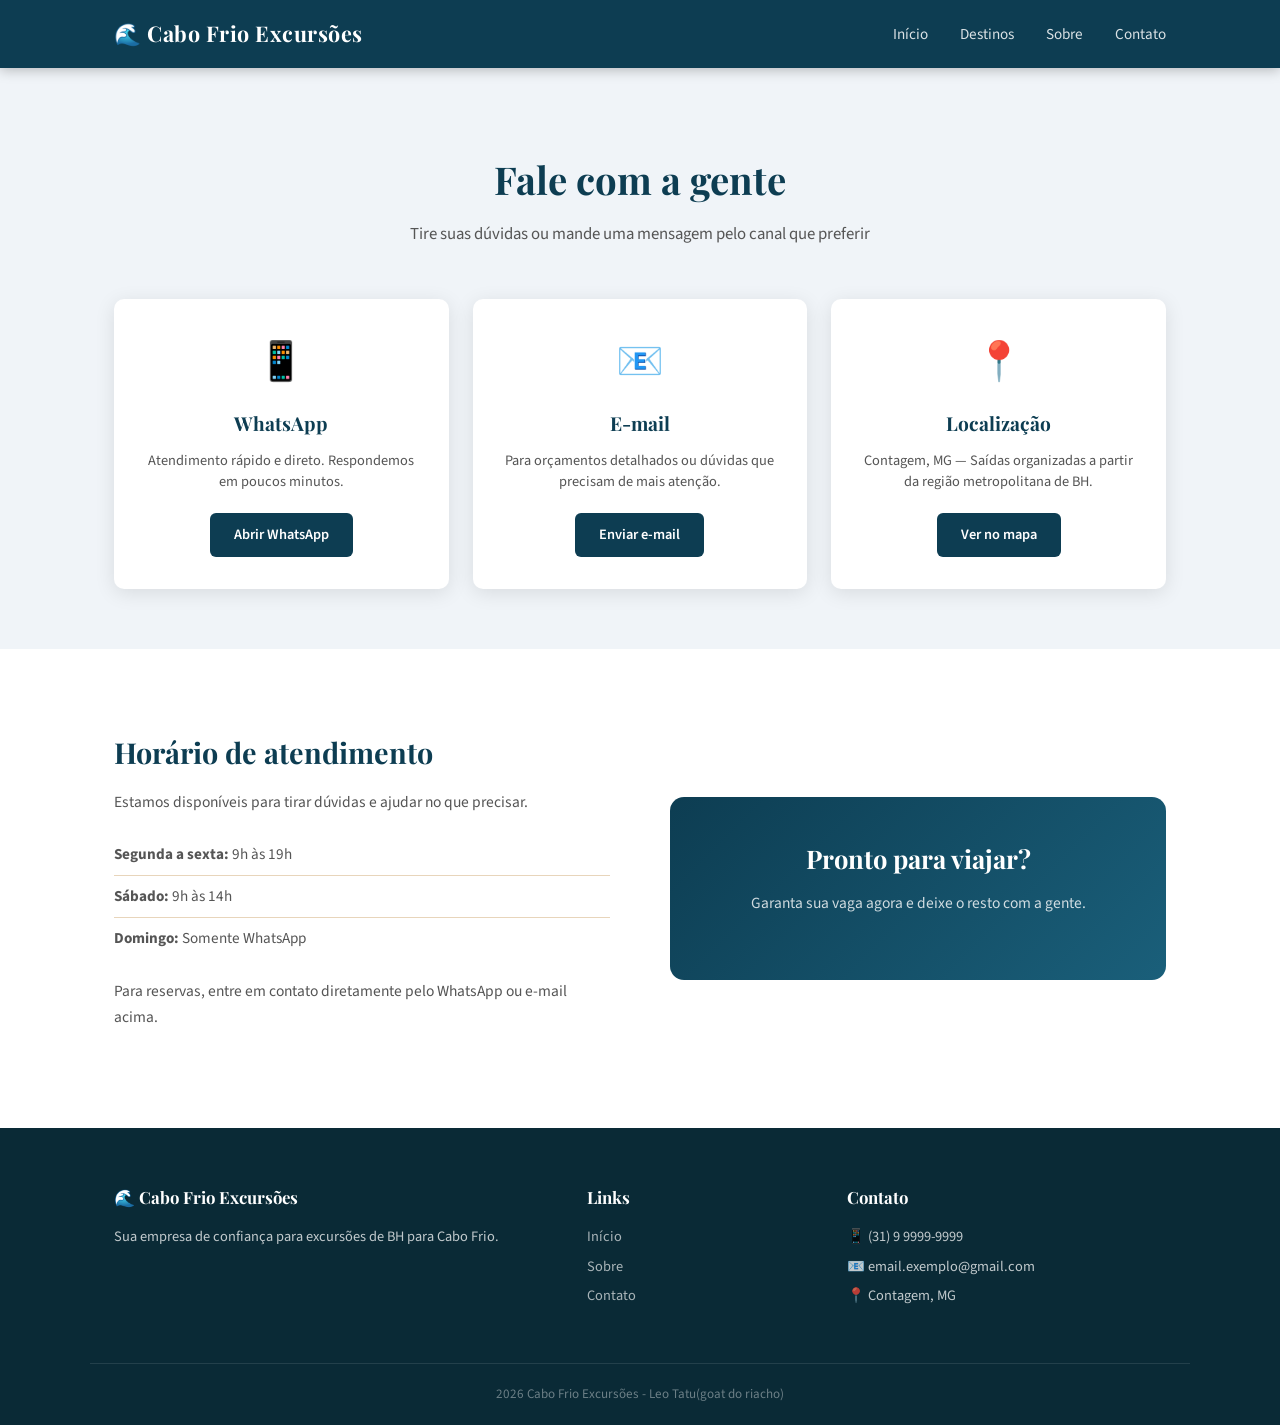
<file: contato/index.html>
<!DOCTYPE html>
<html lang="pt-BR">
<head>
  <meta charset="UTF-8" />
  <meta name="viewport" content="width=device-width, initial-scale=1.0" />
  <title>Contato — Cabo Frio Excursões</title>
  <link rel="stylesheet" href="/css/style.css" />
</head>
<body>
  <div class="progress-bar" id="progressBar"></div>
  <header>
    <nav class="navbar">
      <div class="logo">🌊 Cabo Frio Excursões</div>
      <ul class="nav-links">
        <li><a href="/home/index.html">Início</a></li>
        <li><a href="/destinos/index.html">Destinos</a></li>
        
        <li><a href="/sobre/index.html">Sobre</a></li>
        <li><a href="/contato/index.html">Contato</a></li>      </ul>
      <button class="hamburger" id="hamburger">☰</button>
    </nav>
    <ul class="nav-mobile" id="nav-mobile">
      <li><a href="/home/index.html" onclick="fecharMenu()">Início</a></li>
      <li><a href="/destinos/index.html" onclick="fecharMenu()">Destinos</a></li>
      
      <li><a href="/sobre/index.html" onclick="fecharMenu()">Sobre</a></li>
      <li><a href="/contato/index.html" onclick="fecharMenu()">Contato</a></li>
      <li><a href="/reserva/index.html" onclick="fecharMenu()">Reservar</a></li>    </ul>
  </header>

  <section class="contato-hero reveal-up">
    <div class="container">
      <h1 class="section-title">Fale com a gente</h1>
      <p class="section-sub">Tire suas dúvidas ou mande uma mensagem pelo canal que preferir</p>
      <div class="contato-grid">
        <div class="contato-card">
          <span class="contato-icon">📱</span>
          <h3>WhatsApp</h3>
          <p>Atendimento rápido e direto. Respondemos em poucos minutos.</p>
          <a href="https://wa.me/5531999999999" target="_blank" class="btn-contato">Abrir WhatsApp</a>
        </div>
        <div class="contato-card">
          <span class="contato-icon">📧</span>
          <h3>E-mail</h3>
          <p>Para orçamentos detalhados ou dúvidas que precisam de mais atenção.</p>
          <a href="mailto:email.exemplo@gmail.com" class="btn-contato">Enviar e-mail</a>
        </div>
        <div class="contato-card">
          <span class="contato-icon">📍</span>
          <h3>Localização</h3>
          <p>Contagem, MG — Saídas organizadas a partir da região metropolitana de BH.</p>
          <a href="https://maps.google.com/?q=Contagem,MG" target="_blank" class="btn-contato">Ver no mapa</a>
        </div>
      </div>
    </div>
  </section>

  <section class="contato-info reveal-up">
    <div class="container contato-info-inner">
      <div class="contato-info-texto">
        <h2>Horário de atendimento</h2>
        <p>Estamos disponíveis para tirar dúvidas e ajudar no que precisar.</p>
        <ul class="horarios">
          <li><strong>Segunda a sexta:</strong> 9h às 19h</li>
          <li><strong>Sábado:</strong> 9h às 14h</li>
          <li><strong>Domingo:</strong> Somente WhatsApp</li>
        </ul>
        <p>Para reservas, entre em contato diretamente pelo WhatsApp ou e-mail acima.</p>
      </div>
      <div class="contato-cta">
        <h3>Pronto para viajar?</h3>
        <p>Garanta sua vaga agora e deixe o resto com a gente.</p>      </div>
    </div>
  </section>

  <footer>
    <div class="container footer-inner">
      <div class="footer-col">
        <h4>🌊 Cabo Frio Excursões</h4>
        <p>Sua empresa de confiança para excursões de BH para Cabo Frio.</p>
      </div>
      <div class="footer-col">
        <h4>Links</h4>
        <ul>
          <li><a href="/home/index.html">Início</a></li>
          
          <li><a href="/sobre/index.html">Sobre</a></li>
          <li><a href="/contato/index.html">Contato</a></li>        </ul>
      </div>
      <div class="footer-col">
        <h4>Contato</h4>
        <p>📱 (31) 9 9999-9999</p>
        <p>📧 email.exemplo@gmail.com</p>
        <p>📍 Contagem, MG</p>
      </div>
    </div>
    <div class="footer-bottom">
      <p>2026 Cabo Frio Excursões - Leo Tatu(goat do riacho)</p>
    </div>
  </footer>
  <script src="/script.js"></script>
</body>
</html>
</file>
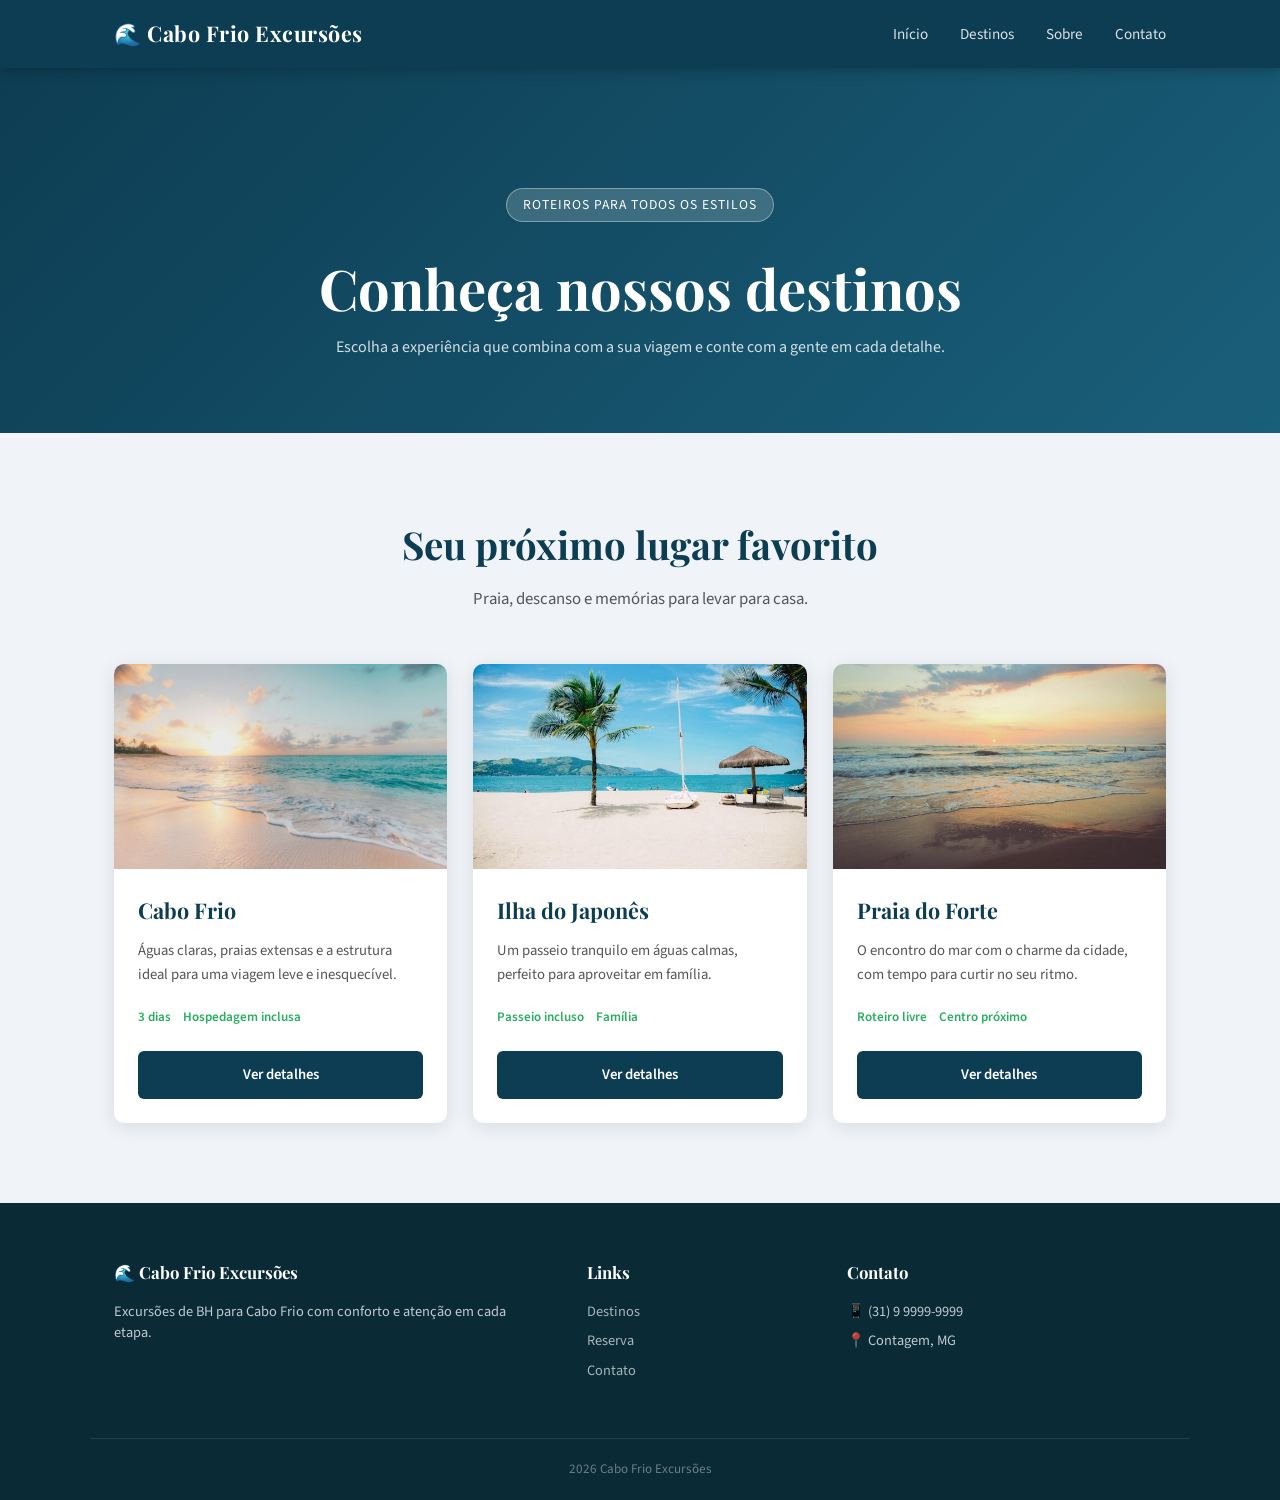
<file: destinos/index.html>
<!DOCTYPE html>
<html lang="pt-BR">
<head>
  <meta charset="UTF-8" />
  <meta name="viewport" content="width=device-width, initial-scale=1.0" />
  <title>Destinos - Cabo Frio Excursões</title>
  <link rel="stylesheet" href="/css/style.css" />
</head>
<body>
  <div class="progress-bar" id="progressBar"></div>
  <header>
    <nav class="navbar">
      <div class="logo">🌊 Cabo Frio Excursões</div>
      <ul class="nav-links"><li><a href="/home/index.html">Início</a></li><li><a href="/destinos/index.html">Destinos</a></li><li><a href="/sobre/index.html">Sobre</a></li><li><a href="/contato/index.html">Contato</a></li></ul>
      <button class="hamburger" id="hamburger" aria-label="Abrir menu">☰</button>
    </nav>
    <ul class="nav-mobile" id="nav-mobile"><li><a href="/home/index.html" onclick="fecharMenu()">Início</a></li><li><a href="/destinos/index.html" onclick="fecharMenu()">Destinos</a></li><li><a href="/sobre/index.html" onclick="fecharMenu()">Sobre</a></li><li><a href="/contato/index.html" onclick="fecharMenu()">Contato</a></li><li><a href="/reserva/index.html" onclick="fecharMenu()">Reservar</a></li></ul>
  </header>
  <main>
    <section class="page-hero"><div class="container"><span class="hero-tag">Roteiros para todos os estilos</span><h1>Conheça nossos destinos</h1><p>Escolha a experiência que combina com a sua viagem e conte com a gente em cada detalhe.</p></div></section>
    <section class="destinos reveal-up"><div class="container"><h2 class="section-title">Seu próximo lugar favorito</h2><p class="section-sub">Praia, descanso e memórias para levar para casa.</p><div class="destinos-grid">
      <article class="destino-card"><div class="destino-card-img cabo-frio"></div><div class="destino-card-body"><h2>Cabo Frio</h2><p>Águas claras, praias extensas e a estrutura ideal para uma viagem leve e inesquecível.</p><div class="destino-meta"><span>3 dias</span><span>Hospedagem inclusa</span></div><a class="btn-card" href="/destinos/cabo-frio.html">Ver detalhes</a></div></article>
      <article class="destino-card"><div class="destino-card-img ilha-japonesa"></div><div class="destino-card-body"><h2>Ilha do Japonês</h2><p>Um passeio tranquilo em águas calmas, perfeito para aproveitar em família.</p><div class="destino-meta"><span>Passeio incluso</span><span>Família</span></div><a class="btn-card" href="/destinos/ilha-do-japones.html">Ver detalhes</a></div></article>
      <article class="destino-card"><div class="destino-card-img praia-do-forte"></div><div class="destino-card-body"><h2>Praia do Forte</h2><p>O encontro do mar com o charme da cidade, com tempo para curtir no seu ritmo.</p><div class="destino-meta"><span>Roteiro livre</span><span>Centro próximo</span></div><a class="btn-card" href="/destinos/praia-do-forte.html">Ver detalhes</a></div></article>
    </div></div></section>
  </main>
  <footer><div class="container footer-inner"><div class="footer-col"><h4>🌊 Cabo Frio Excursões</h4><p>Excursões de BH para Cabo Frio com conforto e atenção em cada etapa.</p></div><div class="footer-col"><h4>Links</h4><ul><li><a href="/destinos/index.html">Destinos</a></li><li><a href="/reserva/index.html">Reserva</a></li><li><a href="/contato/index.html">Contato</a></li></ul></div><div class="footer-col"><h4>Contato</h4><p>📱 (31) 9 9999-9999</p><p>📍 Contagem, MG</p></div></div><div class="footer-bottom"><p>2026 Cabo Frio Excursões</p></div></footer>
  <script src="/script.js"></script>
</body>
</html>
</file>
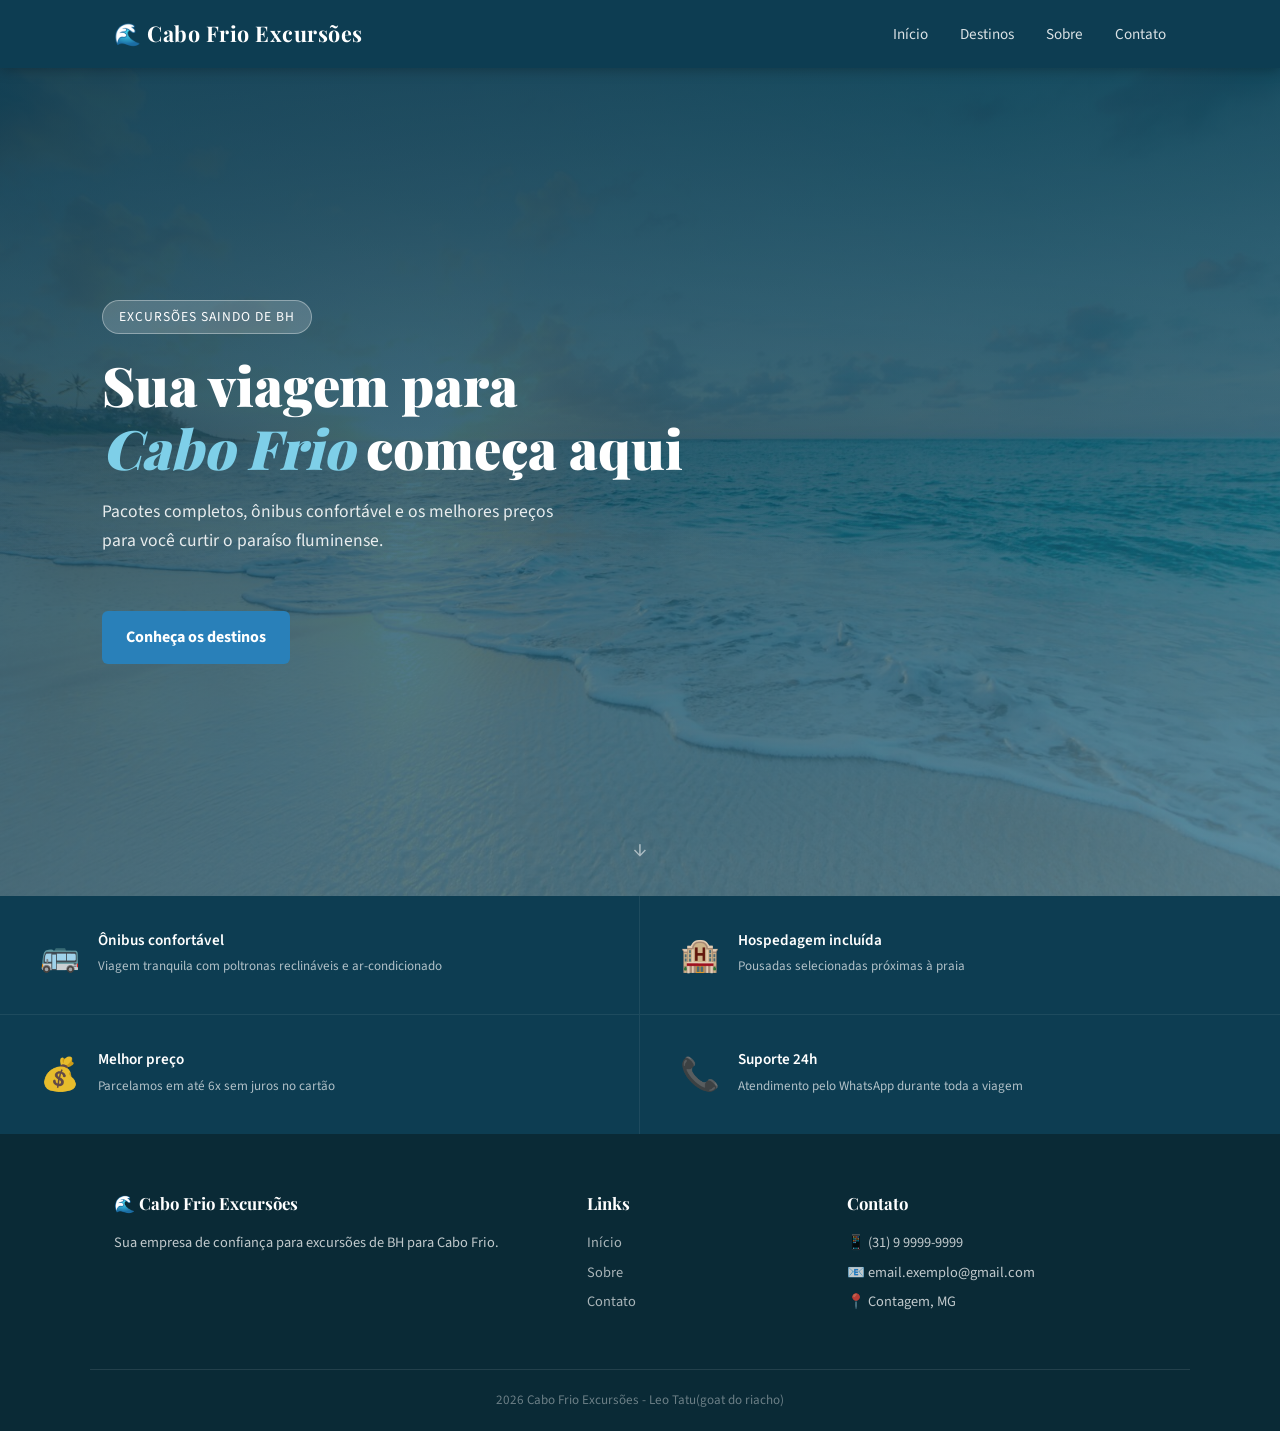
<file: home/index.html>
<!DOCTYPE html>
<html lang="pt-BR">
<head>
  <meta charset="UTF-8" />
  <meta name="viewport" content="width=device-width, initial-scale=1.0" />
  <title>Cabo Frio Excursões</title>
  <link rel="stylesheet" href="/css/style.css" />
</head>
<body>
  <div class="progress-bar" id="progressBar"></div>
  <header>
    <nav class="navbar">
      <div class="logo">🌊 Cabo Frio Excursões</div>
      <ul class="nav-links">
        <li><a href="/home/index.html">Início</a></li>
        <li><a href="/destinos/index.html">Destinos</a></li>
        <li><a href="/sobre/index.html">Sobre</a></li>
        <li><a href="/contato/index.html">Contato</a></li>      </ul>
      <button class="hamburger" id="hamburger">☰</button>
    </nav>
    <ul class="nav-mobile" id="nav-mobile">
      <li><a href="/home/index.html" onclick="fecharMenu()">Início</a></li>
      <li><a href="/destinos/index.html" onclick="fecharMenu()">Destinos</a></li>
      <li><a href="/sobre/index.html" onclick="fecharMenu()">Sobre</a></li>
      <li><a href="/contato/index.html" onclick="fecharMenu()">Contato</a></li>
      <li><a href="/reserva/index.html" onclick="fecharMenu()">Reservar</a></li>    </ul>
  </header>

  <section class="hero" id="inicio">
    <div class="hero-overlay"></div>
    <div class="hero-content">
      <span class="hero-tag">Excursões saindo de BH</span>
      <h1>Sua viagem para<br/><em>Cabo Frio</em> começa aqui</h1>
      <p>Pacotes completos, ônibus confortável e os melhores preços para você curtir o paraíso fluminense.</p>
      <a class="btn-hero" href="/destinos/index.html">Conheça os destinos</a>
    </div>
    <div class="hero-scroll">↓</div>
  </section>

  <section class="destaques reveal-up">
    <div class="destaque-item">
      <span class="destaque-icon">🚌</span>
      <div>
        <strong>Ônibus confortável</strong>
        <p>Viagem tranquila com poltronas reclináveis e ar-condicionado</p>
      </div>
    </div>
    <div class="destaque-item">
      <span class="destaque-icon">🏨</span>
      <div>
        <strong>Hospedagem incluída</strong>
        <p>Pousadas selecionadas próximas à praia</p>
      </div>
    </div>
    <div class="destaque-item">
      <span class="destaque-icon">💰</span>
      <div>
        <strong>Melhor preço</strong>
        <p>Parcelamos em até 6x sem juros no cartão</p>
      </div>
    </div>
    <div class="destaque-item">
      <span class="destaque-icon">📞</span>
      <div>
        <strong>Suporte 24h</strong>
        <p>Atendimento pelo WhatsApp durante toda a viagem</p>
      </div>
    </div>
  </section>

  <footer>
    <div class="container footer-inner">
      <div class="footer-col">
        <h4>🌊 Cabo Frio Excursões</h4>
        <p>Sua empresa de confiança para excursões de BH para Cabo Frio.</p>
      </div>
      <div class="footer-col">
        <h4>Links</h4>
        <ul>
          <li><a href="/home/index.html">Início</a></li>
          <li><a href="/sobre/index.html">Sobre</a></li>
          <li><a href="/contato/index.html">Contato</a></li>        </ul>
      </div>
      <div class="footer-col">
        <h4>Contato</h4>
        <p>📱 (31) 9 9999-9999</p>
        <p>📧 email.exemplo@gmail.com</p>
        <p>📍 Contagem, MG</p>
      </div>
    </div>
    <div class="footer-bottom">
      <p>2026 Cabo Frio Excursões - Leo Tatu(goat do riacho)</p>
    </div>
  </footer>
  <script src="/script.js"></script>
</body>
</html>
</file>
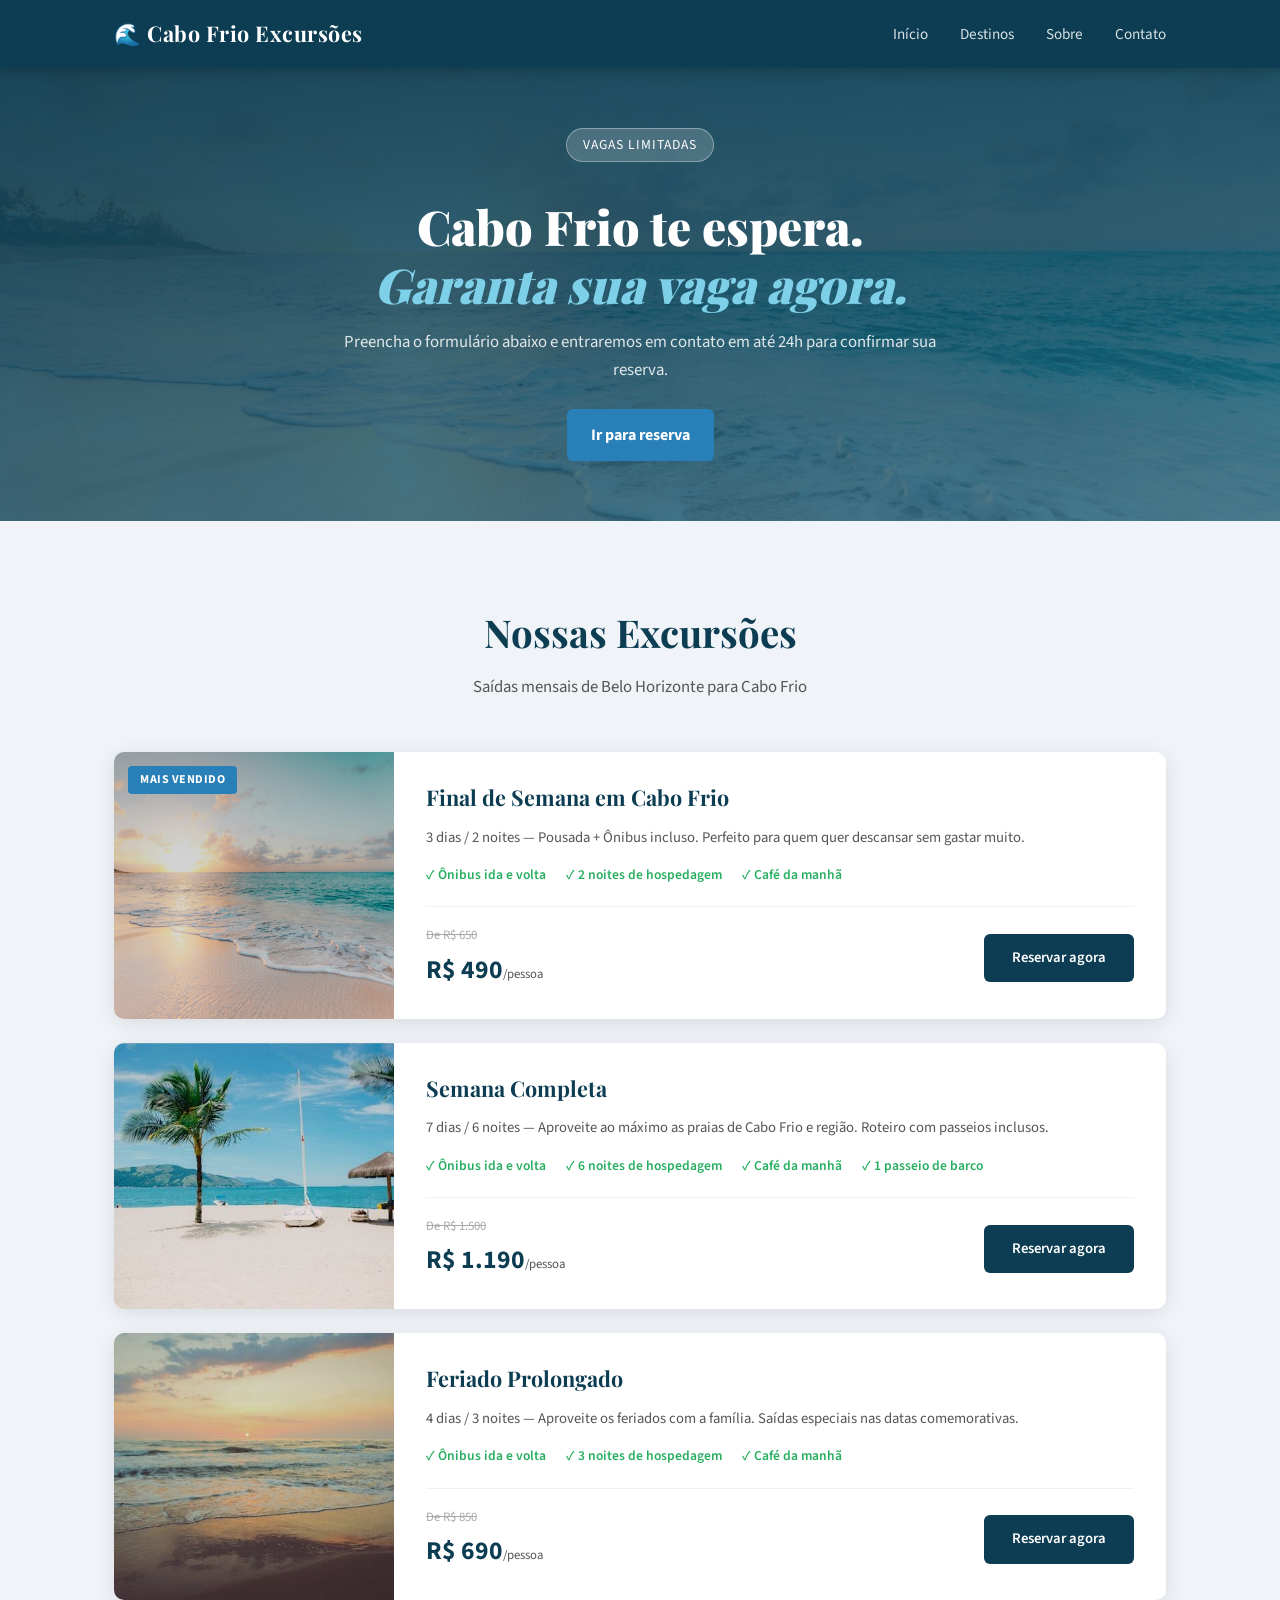
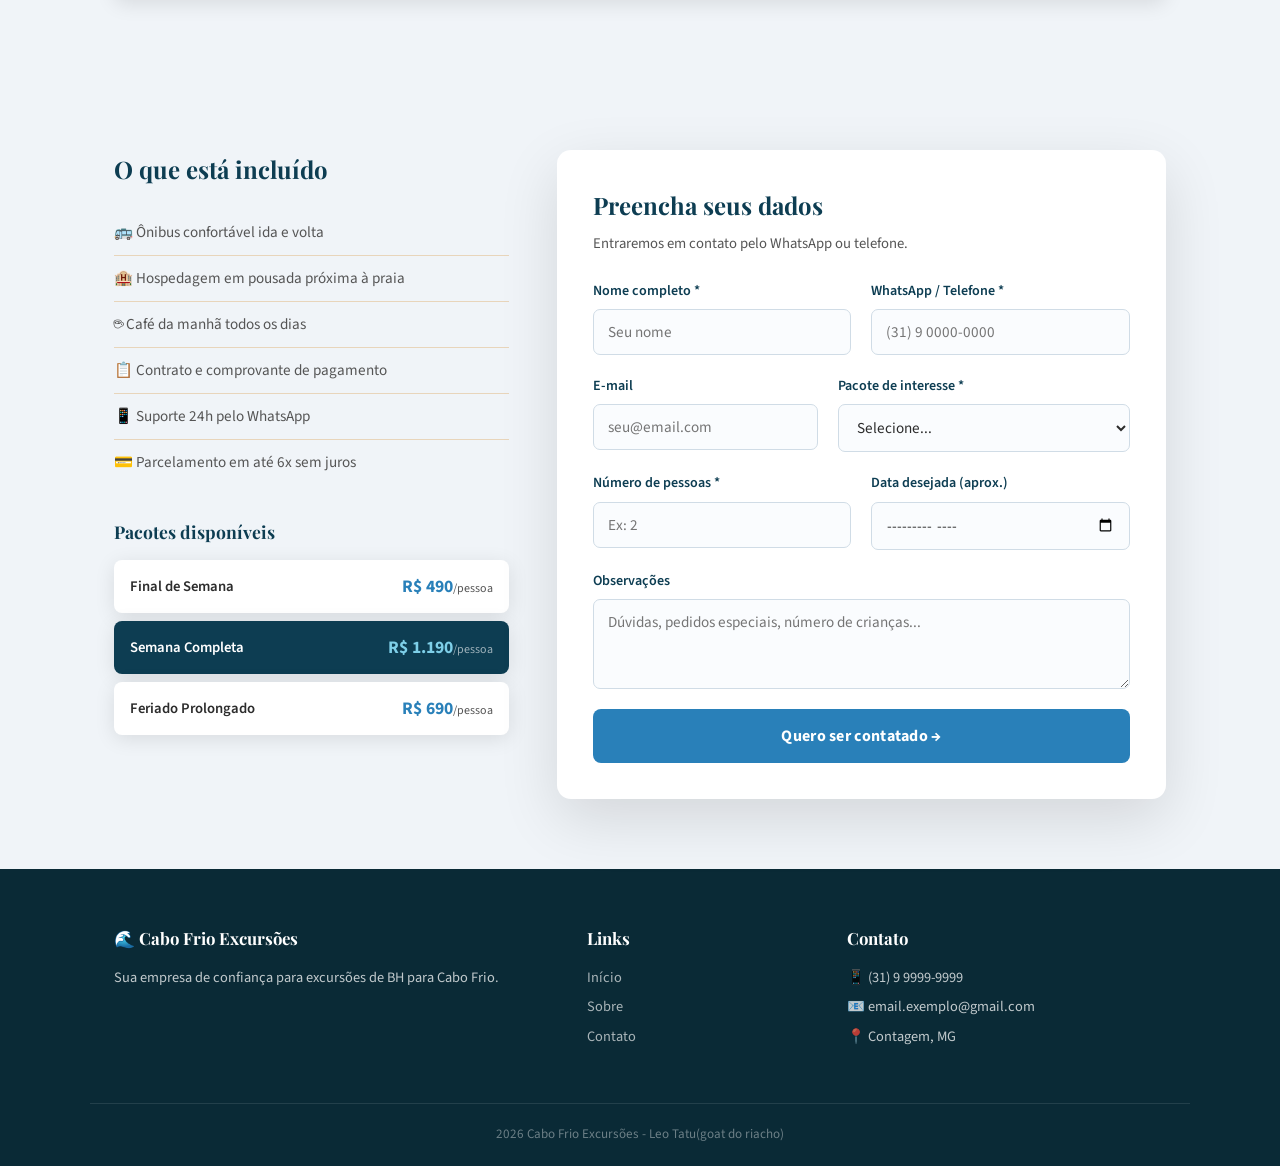
<file: promo/index.html>
<!DOCTYPE html>
<html lang="pt-BR">
<head>
  <meta charset="UTF-8" />
  <meta name="viewport" content="width=device-width, initial-scale=1.0" />
  <meta name="robots" content="noindex, nofollow, noarchive, nosnippet" />
  <title>Reserve sua vaga — Cabo Frio Excursões</title>
  <link rel="stylesheet" href="/css/style.css" />
</head>
<body data-lead-source="promo">
  <div class="progress-bar" id="progressBar"></div>
  <header>
    <nav class="navbar">
      <div class="logo">🌊 Cabo Frio Excursões</div>
      <ul class="nav-links">
        <li><a href="/home/index.html">Início</a></li>
        <li><a href="/destinos/index.html">Destinos</a></li>
        <li><a href="/sobre/index.html">Sobre</a></li>
        <li><a href="/contato/index.html">Contato</a></li>      </ul>
      <button class="hamburger" id="hamburger">☰</button>
    </nav>
    <ul class="nav-mobile" id="nav-mobile">
      <li><a href="/home/index.html" onclick="fecharMenu()">Início</a></li>
      <li><a href="/destinos/index.html" onclick="fecharMenu()">Destinos</a></li>
      <li><a href="/sobre/index.html" onclick="fecharMenu()">Sobre</a></li>
      <li><a href="/contato/index.html" onclick="fecharMenu()">Contato</a></li>
      <li><a href="/reserva/index.html" onclick="fecharMenu()">Reservar</a></li>    </ul>
  </header>

  <section class="promo-hero">
    <div class="promo-hero-overlay"></div>
    <div class="promo-hero-content">
      <span class="hero-tag">Vagas limitadas</span>
      <h1>Cabo Frio te espera.<br/><em>Garanta sua vaga agora.</em></h1>
      <p>Preencha o formulário abaixo e entraremos em contato em até 24h para confirmar sua reserva.</p>
      <a class="btn-hero" href="/reserva/index.html">Ir para reserva</a>
    </div>
  </section>

  <section class="excursoes reveal-up" id="excursoes">
    <div class="container">
      <h2 class="section-title">Nossas Excursões</h2>
      <p class="section-sub">Saídas mensais de Belo Horizonte para Cabo Frio</p>
      <div class="cards-grid">
        <div class="card">
          <div class="card-badge">Mais vendido</div>
          <div class="card-img card-img-1"></div>
          <div class="card-body">
            <div class="card-body-top">
              <h3>Final de Semana em Cabo Frio</h3>
              <p>3 dias / 2 noites — Pousada + Ônibus incluso. Perfeito para quem quer descansar sem gastar muito.</p>
              <ul class="card-incluso">
                <li>✓ Ônibus ida e volta</li>
                <li>✓ 2 noites de hospedagem</li>
                <li>✓ Café da manhã</li>
              </ul>
            </div>
            <div class="card-rodape">
              <div class="card-preco">
                <span class="de">De R$ 650</span>
                <span class="por">R$ 490<small>/pessoa</small></span>
              </div>
              <a href="/reserva/index.html?pacote=fds" class="btn-card">Reservar agora</a>
            </div>
          </div>
        </div>
        <div class="card">
          <div class="card-img card-img-2"></div>
          <div class="card-body">
            <div class="card-body-top">
              <h3>Semana Completa</h3>
              <p>7 dias / 6 noites — Aproveite ao máximo as praias de Cabo Frio e região. Roteiro com passeios inclusos.</p>
              <ul class="card-incluso">
                <li>✓ Ônibus ida e volta</li>
                <li>✓ 6 noites de hospedagem</li>
                <li>✓ Café da manhã</li>
                <li>✓ 1 passeio de barco</li>
              </ul>
            </div>
            <div class="card-rodape">
              <div class="card-preco">
                <span class="de">De R$ 1.500</span>
                <span class="por">R$ 1.190<small>/pessoa</small></span>
              </div>
              <a href="/reserva/index.html?pacote=semana" class="btn-card">Reservar agora</a>
            </div>
          </div>
        </div>
        <div class="card">
          <div class="card-img card-img-3"></div>
          <div class="card-body">
            <div class="card-body-top">
              <h3>Feriado Prolongado</h3>
              <p>4 dias / 3 noites — Aproveite os feriados com a família. Saídas especiais nas datas comemorativas.</p>
              <ul class="card-incluso">
                <li>✓ Ônibus ida e volta</li>
                <li>✓ 3 noites de hospedagem</li>
                <li>✓ Café da manhã</li>
              </ul>
            </div>
            <div class="card-rodape">
              <div class="card-preco">
                <span class="de">De R$ 850</span>
                <span class="por">R$ 690<small>/pessoa</small></span>
              </div>
              <a href="/reserva/index.html?pacote=feriado" class="btn-card">Reservar agora</a>
            </div>
          </div>
        </div>
      </div>
    </div>
  </section>

  <section class="promo-form-section reveal-up" id="reserva">
    <div class="container promo-layout">

      <div class="promo-beneficios">
        <h2>O que está incluído</h2>
        <ul class="beneficios-lista">
          <li>🚌 Ônibus confortável ida e volta</li>
          <li>🏨 Hospedagem em pousada próxima à praia</li>
          <li>☕ Café da manhã todos os dias</li>
          <li>📋 Contrato e comprovante de pagamento</li>
          <li>📱 Suporte 24h pelo WhatsApp</li>
          <li>💳 Parcelamento em até 6x sem juros</li>
        </ul>
        <div class="promo-pacotes">
          <h3>Pacotes disponíveis</h3>
          <div class="pacote-item">
            <span class="pacote-nome">Final de Semana</span>
            <span class="pacote-preco">R$ 490<small>/pessoa</small></span>
          </div>
          <div class="pacote-item destaque">
            <span class="pacote-nome">Semana Completa</span>
            <span class="pacote-preco">R$ 1.190<small>/pessoa</small></span>
          </div>
          <div class="pacote-item">
            <span class="pacote-nome">Feriado Prolongado</span>
            <span class="pacote-preco">R$ 690<small>/pessoa</small></span>
          </div>
        </div>
      </div>

      <div class="promo-form-wrapper">
        <h2>Preencha seus dados</h2>
        <p>Entraremos em contato pelo WhatsApp ou telefone.</p>

        <div id="mensagem-sucesso" class="mensagem-sucesso" style="display:none">
          ✅ Dados recebidos! Entraremos em contato em breve pelo WhatsApp ou telefone.
        </div>
        <div id="mensagem-erro" class="mensagem-erro" style="display:none">
          ❌ Algo deu errado. Tente novamente ou entre em contato pelo WhatsApp.
        </div>

        <div id="reserva-form">
          <div class="form-row">
            <div class="form-group">
              <label for="nome">Nome completo *</label>
              <input type="text" id="nome" name="nome" placeholder="Seu nome" required />
            </div>
            <div class="form-group">
              <label for="telefone">WhatsApp / Telefone *</label>
              <input type="tel" id="telefone" name="telefone" placeholder="(31) 9 0000-0000" required />
            </div>
          </div>
          <div class="form-row">
            <div class="form-group">
              <label for="email">E-mail</label>
              <input type="email" id="email" name="email" placeholder="seu@email.com" />
            </div>
            <div class="form-group">
              <label for="pacote">Pacote de interesse *</label>
              <select id="pacote" name="pacote" required>
                <option value="">Selecione...</option>
                <option value="fds">Final de Semana — R$ 490/pessoa</option>
                <option value="semana">Semana Completa — R$ 1.190/pessoa</option>
                <option value="feriado">Feriado Prolongado — R$ 690/pessoa</option>
              </select>
            </div>
          </div>
          <div class="form-row">
            <div class="form-group">
              <label for="pessoas">Número de pessoas *</label>
              <input type="number" id="pessoas" name="pessoas" min="1" max="20" placeholder="Ex: 2" required />
            </div>
            <div class="form-group">
              <label for="data">Data desejada (aprox.)</label>
              <input type="month" id="data" name="data" />
            </div>
          </div>
          <div class="form-group full">
            <label for="mensagem">Observações</label>
            <textarea id="mensagem" name="mensagem" rows="3" placeholder="Dúvidas, pedidos especiais, número de crianças..."></textarea>
          </div>
          <button type="button" class="btn-submit" onclick="enviarFormulario()">Quero ser contatado →</button>
        </div>
      </div>

    </div>
  </section>

  <footer>
    <div class="container footer-inner">
      <div class="footer-col">
        <h4>🌊 Cabo Frio Excursões</h4>
        <p>Sua empresa de confiança para excursões de BH para Cabo Frio.</p>
      </div>
      <div class="footer-col">
        <h4>Links</h4>
        <ul>
          <li><a href="/home/index.html">Início</a></li>
          <li><a href="/sobre/index.html">Sobre</a></li>
          <li><a href="/contato/index.html">Contato</a></li>        </ul>
      </div>
      <div class="footer-col">
        <h4>Contato</h4>
        <p>📱 (31) 9 9999-9999</p>
        <p>📧 email.exemplo@gmail.com</p>
        <p>📍 Contagem, MG</p>
      </div>
    </div>
    <div class="footer-bottom">
      <p>2026 Cabo Frio Excursões - Leo Tatu(goat do riacho)</p>
    </div>
  </footer>
  <script src="/script.js?v=origem-lead-1"></script>
</body>
</html>
</file>
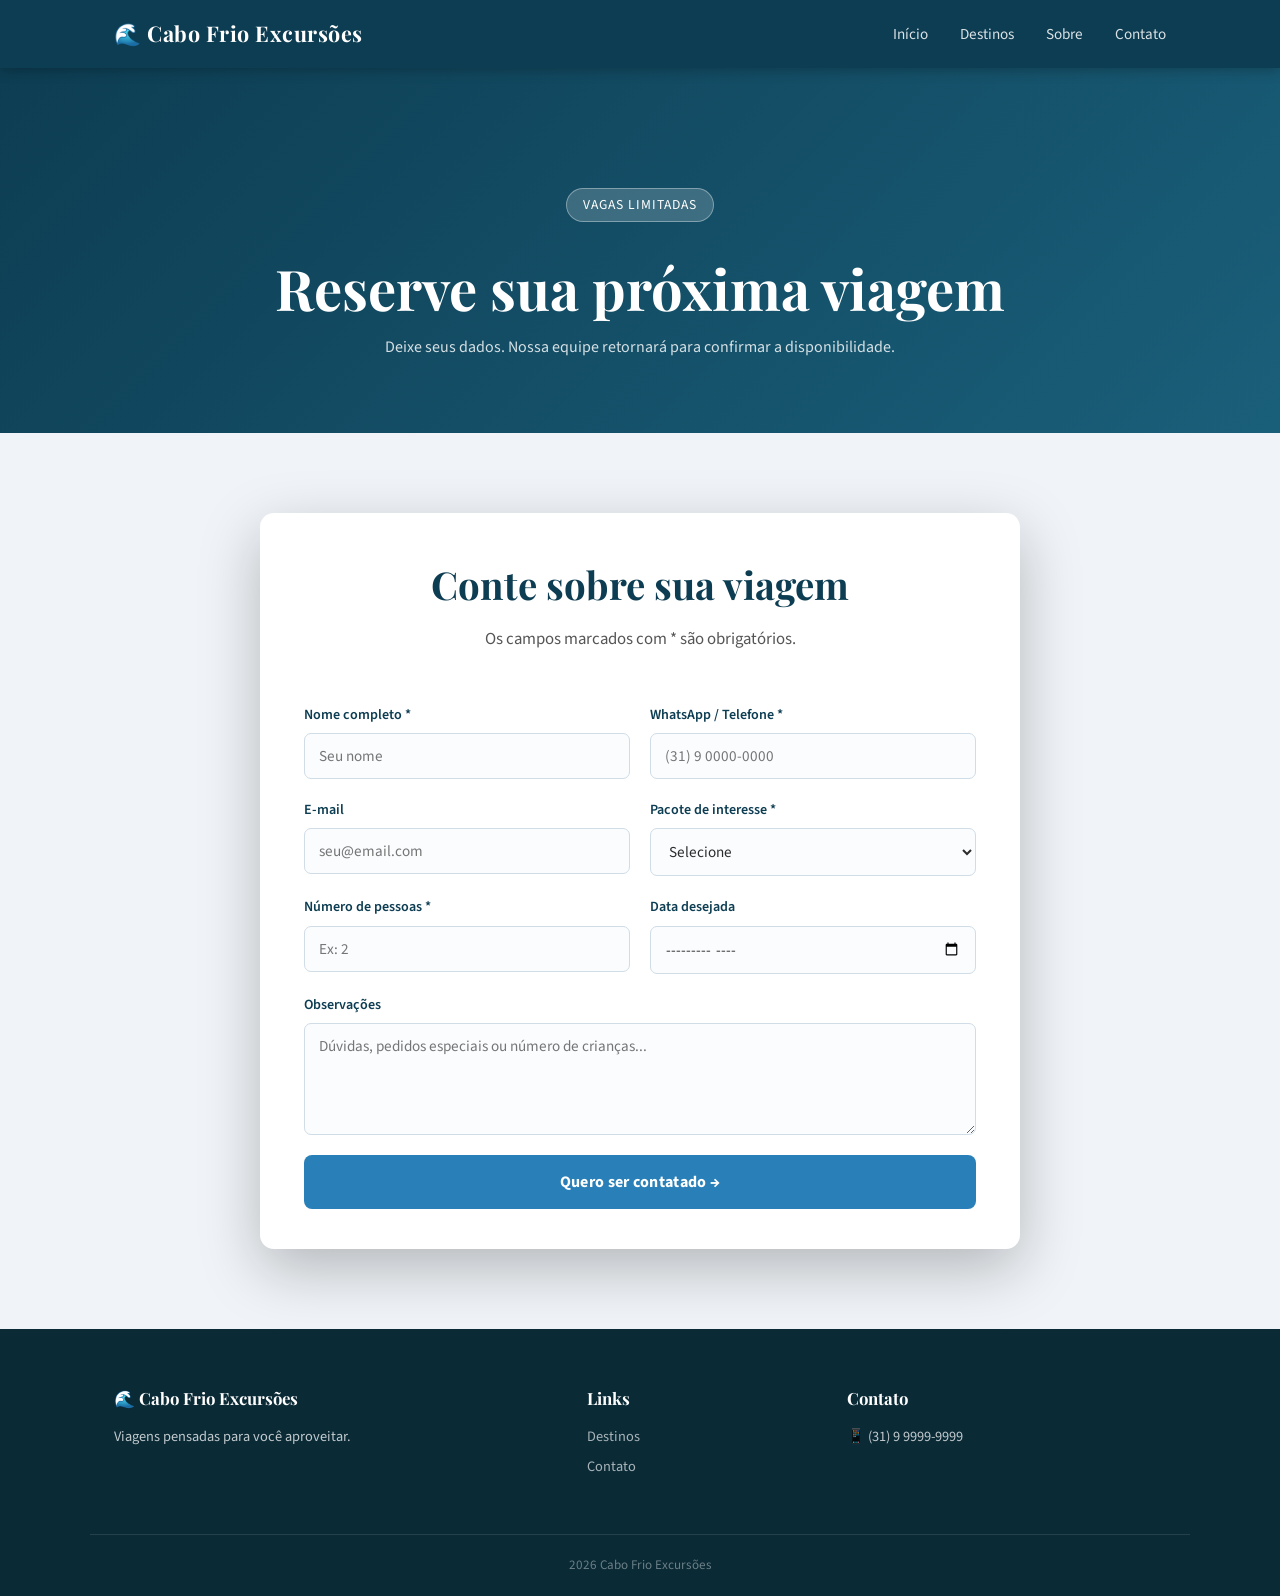
<file: reserva/index.html>
<!DOCTYPE html>
<html lang="pt-BR">
<head><meta charset="UTF-8" /><meta name="viewport" content="width=device-width, initial-scale=1.0" /><title>Reserva - Cabo Frio Excursões</title><link rel="stylesheet" href="/css/style.css" /></head>
<body data-lead-source="reserva">
  <div class="progress-bar" id="progressBar"></div><header><nav class="navbar"><div class="logo">🌊 Cabo Frio Excursões</div><ul class="nav-links"><li><a href="/home/index.html">Início</a></li><li><a href="/destinos/index.html">Destinos</a></li><li><a href="/sobre/index.html">Sobre</a></li><li><a href="/contato/index.html">Contato</a></li></ul><button class="hamburger" id="hamburger" aria-label="Abrir menu">☰</button></nav><ul class="nav-mobile" id="nav-mobile"><li><a href="/home/index.html" onclick="fecharMenu()">Início</a></li><li><a href="/destinos/index.html" onclick="fecharMenu()">Destinos</a></li><li><a href="/contato/index.html" onclick="fecharMenu()">Contato</a></li></ul></header>
  <main><section class="page-hero"><div class="container"><span class="hero-tag">Vagas limitadas</span><h1>Reserve sua próxima viagem</h1><p>Deixe seus dados. Nossa equipe retornará para confirmar a disponibilidade.</p></div></section><section class="reserva-page reveal-up"><div class="container"><div id="mensagem-sucesso" class="mensagem-sucesso" style="display:none">Dados recebidos! Entraremos em contato em breve pelo WhatsApp ou telefone.</div><div id="mensagem-erro" class="mensagem-erro" style="display:none">Não foi possível enviar seus dados agora. Tente novamente em alguns instantes.</div><div id="reserva-form" class="form-wrapper"><h2 class="section-title">Conte sobre sua viagem</h2><p class="section-sub">Os campos marcados com * são obrigatórios.</p><div class="form-row"><div class="form-group"><label for="nome">Nome completo *</label><input type="text" id="nome" name="nome" placeholder="Seu nome" required /></div><div class="form-group"><label for="telefone">WhatsApp / Telefone *</label><input type="tel" id="telefone" name="telefone" placeholder="(31) 9 0000-0000" required /></div></div><div class="form-row"><div class="form-group"><label for="email">E-mail</label><input type="email" id="email" name="email" placeholder="seu@email.com" /></div><div class="form-group"><label for="pacote">Pacote de interesse *</label><select id="pacote" name="pacote" required><option value="">Selecione</option><option value="fds">Final de Semana</option><option value="semana">Semana Completa</option><option value="feriado">Feriado Prolongado</option></select></div></div><div class="form-row"><div class="form-group"><label for="pessoas">Número de pessoas *</label><input type="number" id="pessoas" name="pessoas" min="1" max="20" placeholder="Ex: 2" required /></div><div class="form-group"><label for="data">Data desejada</label><input type="month" id="data" name="data" /></div></div><div class="form-group full"><label for="mensagem">Observações</label><textarea id="mensagem" name="mensagem" rows="4" placeholder="Dúvidas, pedidos especiais ou número de crianças..."></textarea></div><button type="button" class="btn-submit" onclick="enviarFormulario()">Quero ser contatado →</button></div></div></section></main>
  <footer><div class="container footer-inner"><div class="footer-col"><h4>🌊 Cabo Frio Excursões</h4><p>Viagens pensadas para você aproveitar.</p></div><div class="footer-col"><h4>Links</h4><ul><li><a href="/destinos/index.html">Destinos</a></li><li><a href="/contato/index.html">Contato</a></li></ul></div><div class="footer-col"><h4>Contato</h4><p>📱 (31) 9 9999-9999</p></div></div><div class="footer-bottom"><p>2026 Cabo Frio Excursões</p></div></footer><script src="/script.js?v=origem-lead-1"></script>
</body></html>
</file>
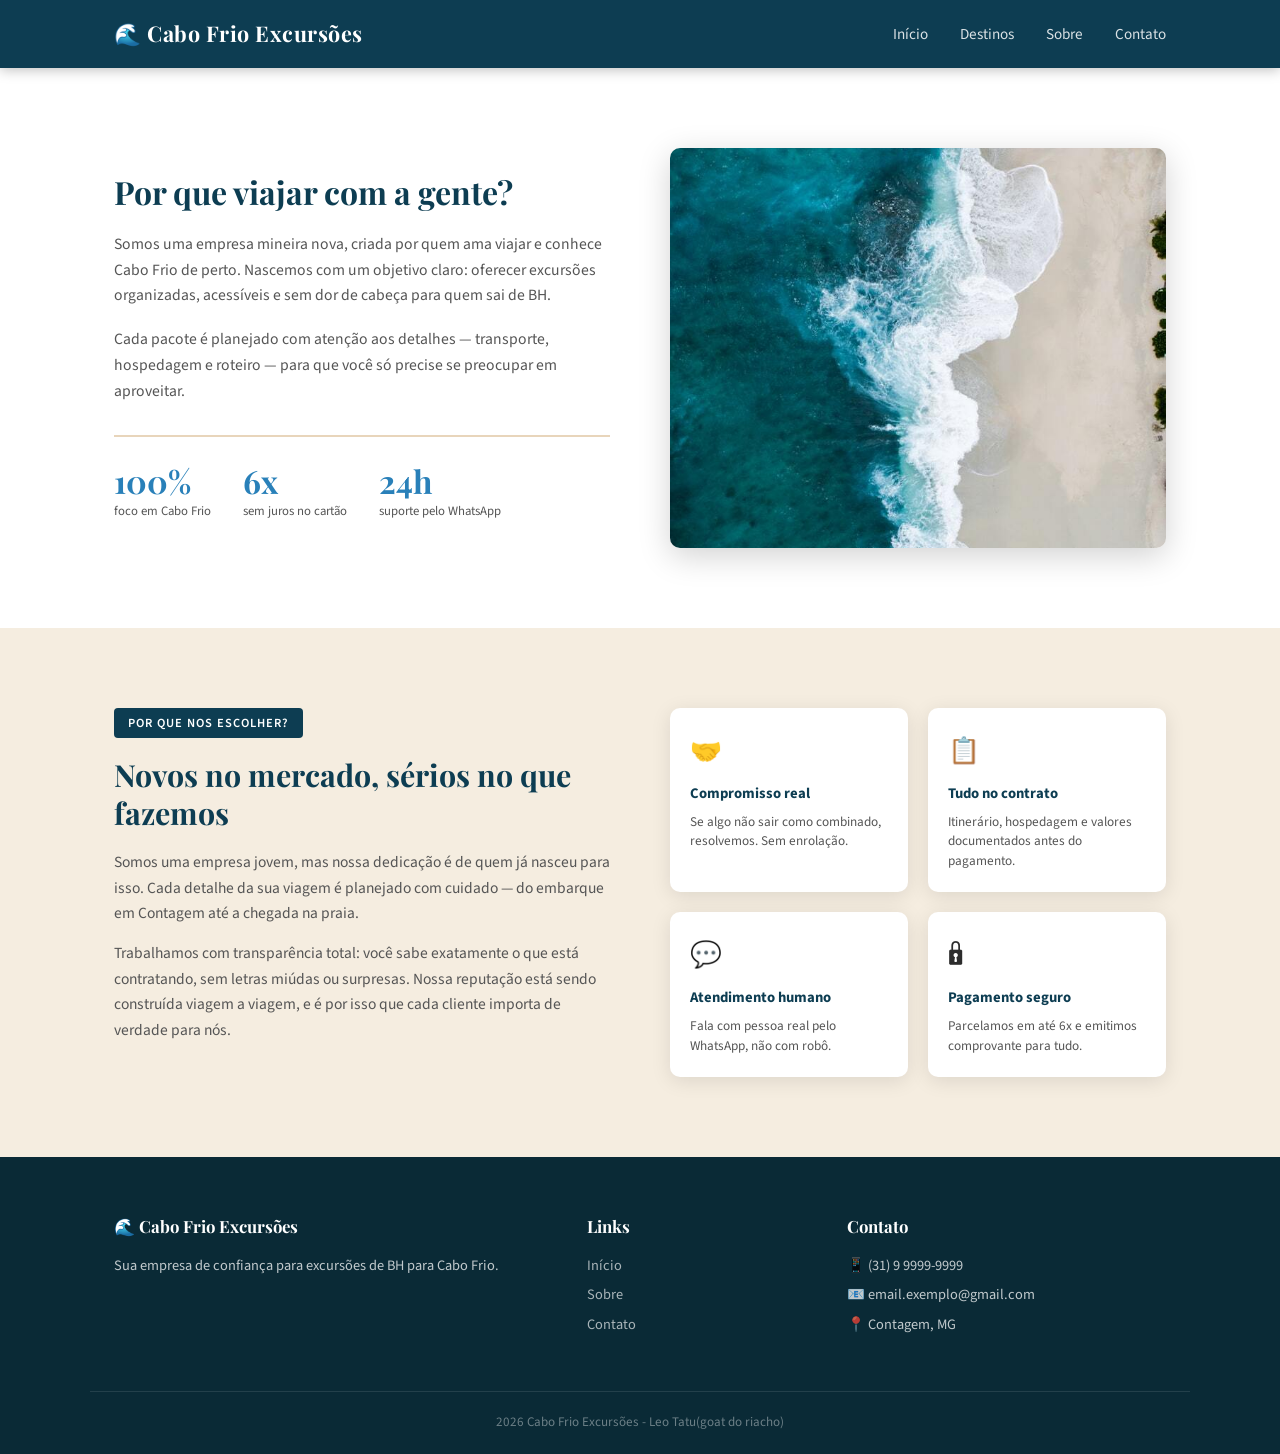
<file: sobre/index.html>
<!DOCTYPE html>
<html lang="pt-BR">
<head>
  <meta charset="UTF-8" />
  <meta name="viewport" content="width=device-width, initial-scale=1.0" />
  <title>Sobre — Cabo Frio Excursões</title>
  <link rel="stylesheet" href="/css/style.css" />
</head>
<body>
  <div class="progress-bar" id="progressBar"></div>
  <header>
    <nav class="navbar">
      <div class="logo">🌊 Cabo Frio Excursões</div>
      <ul class="nav-links">
        <li><a href="/home/index.html">Início</a></li>
        <li><a href="/destinos/index.html">Destinos</a></li>
        
        <li><a href="/sobre/index.html">Sobre</a></li>
        <li><a href="/contato/index.html">Contato</a></li>      </ul>
      <button class="hamburger" id="hamburger">☰</button>
    </nav>
    <ul class="nav-mobile" id="nav-mobile">
      <li><a href="/home/index.html" onclick="fecharMenu()">Início</a></li>
      <li><a href="/destinos/index.html" onclick="fecharMenu()">Destinos</a></li>
      
      <li><a href="/sobre/index.html" onclick="fecharMenu()">Sobre</a></li>
      <li><a href="/contato/index.html" onclick="fecharMenu()">Contato</a></li>
      <li><a href="/reserva/index.html" onclick="fecharMenu()">Reservar</a></li>    </ul>
  </header>

  <section class="sobre reveal-up" id="sobre">
    <div class="container sobre-inner">
      <div class="sobre-texto">
        <h2>Por que viajar com a gente?</h2>
        <p>Somos uma empresa mineira nova, criada por quem ama viajar e conhece Cabo Frio de perto. Nascemos com um objetivo claro: oferecer excursões organizadas, acessíveis e sem dor de cabeça para quem sai de BH.</p>
        <p>Cada pacote é planejado com atenção aos detalhes — transporte, hospedagem e roteiro — para que você só precise se preocupar em aproveitar.</p>
        <div class="numeros">
          <div class="numero-item">
            <strong>100%</strong><span>foco em Cabo Frio</span>
          </div>
          <div class="numero-item">
            <strong>6x</strong><span>sem juros no cartão</span>
          </div>
          <div class="numero-item">
            <strong>24h</strong><span>suporte pelo WhatsApp</span>
          </div>
        </div>
      </div>
      <div class="sobre-img"></div>
    </div>
  </section>

  <section class="confianca reveal-up">
    <div class="container">
      <div class="confianca-inner">
        <div class="confianca-texto">
          <span class="confianca-tag">Por que nos escolher?</span>
          <h2>Novos no mercado, sérios no que fazemos</h2>
          <p>Somos uma empresa jovem, mas nossa dedicação é de quem já nasceu para isso. Cada detalhe da sua viagem é planejado com cuidado — do embarque em Contagem até a chegada na praia.</p>
          <p>Trabalhamos com transparência total: você sabe exatamente o que está contratando, sem letras miúdas ou surpresas. Nossa reputação está sendo construída viagem a viagem, e é por isso que cada cliente importa de verdade para nós.</p>
        </div>
        <div class="confianca-pilares">
          <div class="pilar">
            <span class="pilar-icon">🤝</span>
            <strong>Compromisso real</strong>
            <p>Se algo não sair como combinado, resolvemos. Sem enrolação.</p>
          </div>
          <div class="pilar">
            <span class="pilar-icon">📋</span>
            <strong>Tudo no contrato</strong>
            <p>Itinerário, hospedagem e valores documentados antes do pagamento.</p>
          </div>
          <div class="pilar">
            <span class="pilar-icon">💬</span>
            <strong>Atendimento humano</strong>
            <p>Fala com pessoa real pelo WhatsApp, não com robô.</p>
          </div>
          <div class="pilar">
            <span class="pilar-icon">🔒</span>
            <strong>Pagamento seguro</strong>
            <p>Parcelamos em até 6x e emitimos comprovante para tudo.</p>
          </div>
        </div>
      </div>
    </div>
  </section>

  <footer>
    <div class="container footer-inner">
      <div class="footer-col">
        <h4>🌊 Cabo Frio Excursões</h4>
        <p>Sua empresa de confiança para excursões de BH para Cabo Frio.</p>
      </div>
      <div class="footer-col">
        <h4>Links</h4>
        <ul>
          <li><a href="/home/index.html">Início</a></li>
          
          <li><a href="/sobre/index.html">Sobre</a></li>
          <li><a href="/contato/index.html">Contato</a></li>        </ul>
      </div>
      <div class="footer-col">
        <h4>Contato</h4>
        <p>📱 (31) 9 9999-9999</p>
        <p>📧 email.exemplo@gmail.com</p>
        <p>📍 Contagem, MG</p>
      </div>
    </div>
    <div class="footer-bottom">
      <p>2026 Cabo Frio Excursões - Leo Tatu(goat do riacho)</p>
    </div>
  </footer>
  <script src="/script.js"></script>
</body>
</html>
</file>
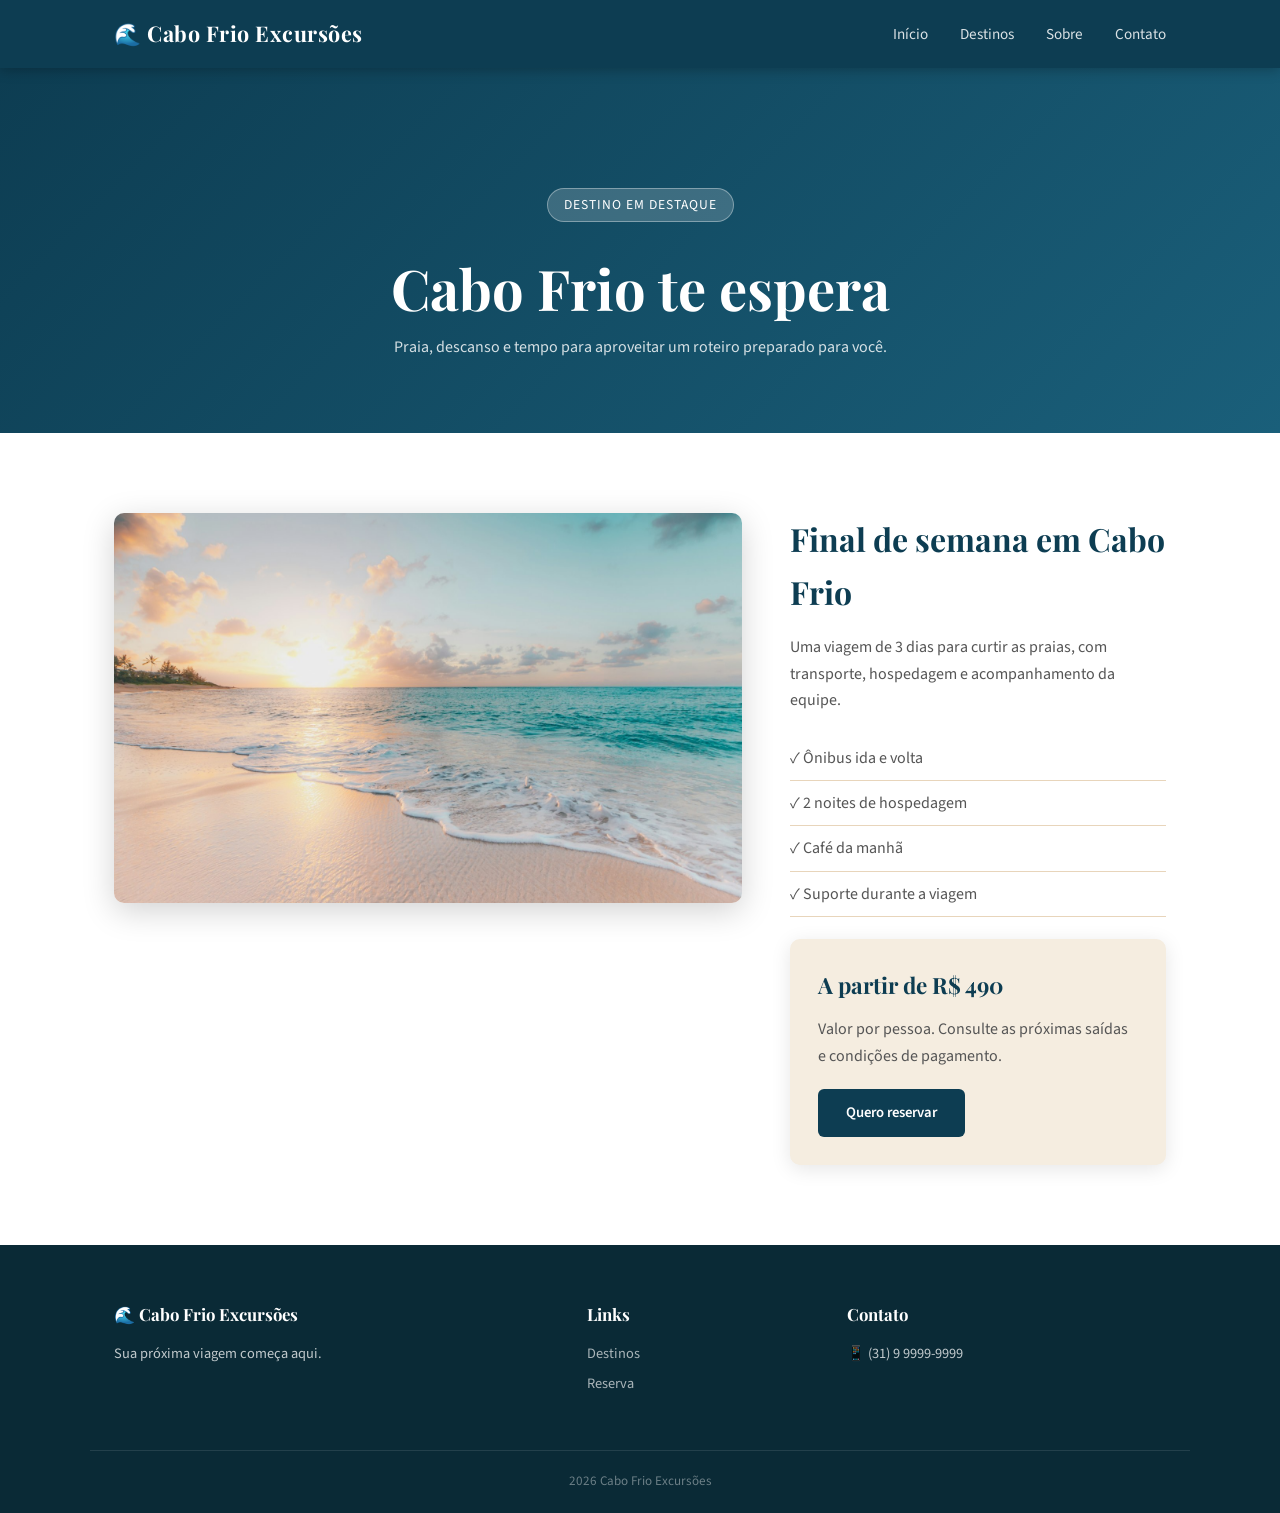
<file: destinos/cabo-frio.html>
<!DOCTYPE html>
<html lang="pt-BR">
<head>
  <meta charset="UTF-8" />
  <meta name="viewport" content="width=device-width, initial-scale=1.0" />
  <meta name="description" content="Detalhes do pacote para Cabo Frio." />
  <title>Cabo Frio - Cabo Frio Excursões</title>
  <link rel="stylesheet" href="/css/style.css" />
</head>
<body>
  <div class="progress-bar" id="progressBar"></div>
  <header><nav class="navbar"><div class="logo">🌊 Cabo Frio Excursões</div><ul class="nav-links"><li><a href="/home/index.html">Início</a></li><li><a href="/destinos/index.html">Destinos</a></li><li><a href="/sobre/index.html">Sobre</a></li><li><a href="/contato/index.html">Contato</a></li></ul><button class="hamburger" id="hamburger" aria-label="Abrir menu">☰</button></nav><ul class="nav-mobile" id="nav-mobile"><li><a href="/home/index.html" onclick="fecharMenu()">Início</a></li><li><a href="/destinos/index.html" onclick="fecharMenu()">Destinos</a></li><li><a href="/reserva/index.html" onclick="fecharMenu()">Reservar</a></li></ul></header>
  <main><section class="page-hero"><div class="container"><span class="hero-tag">Destino em destaque</span><h1>Cabo Frio te espera</h1><p>Praia, descanso e tempo para aproveitar um roteiro preparado para você.</p></div></section><section class="destino-detalhe reveal-up"><div class="container destino-detalhe-grid"><div><div class="destino-galeria destino-galeria-cabo" role="img" aria-label="Praia de Cabo Frio"></div></div><div class="detalhe-texto"><h2>Final de semana em Cabo Frio</h2><p>Uma viagem de 3 dias para curtir as praias, com transporte, hospedagem e acompanhamento da equipe.</p><ul class="detalhe-lista"><li>✓ Ônibus ida e volta</li><li>✓ 2 noites de hospedagem</li><li>✓ Café da manhã</li><li>✓ Suporte durante a viagem</li></ul><div class="reserva-resumo"><h3>A partir de R$ 490</h3><p>Valor por pessoa. Consulte as próximas saídas e condições de pagamento.</p><a class="btn-card" href="/reserva/index.html?pacote=fds">Quero reservar</a></div></div></div></section></main>
  <footer><div class="container footer-inner"><div class="footer-col"><h4>🌊 Cabo Frio Excursões</h4><p>Sua próxima viagem começa aqui.</p></div><div class="footer-col"><h4>Links</h4><ul><li><a href="/destinos/index.html">Destinos</a></li><li><a href="/reserva/index.html">Reserva</a></li></ul></div><div class="footer-col"><h4>Contato</h4><p>📱 (31) 9 9999-9999</p></div></div><div class="footer-bottom"><p>2026 Cabo Frio Excursões</p></div></footer>
  <script src="/script.js"></script>
</body>
</html>
</file>
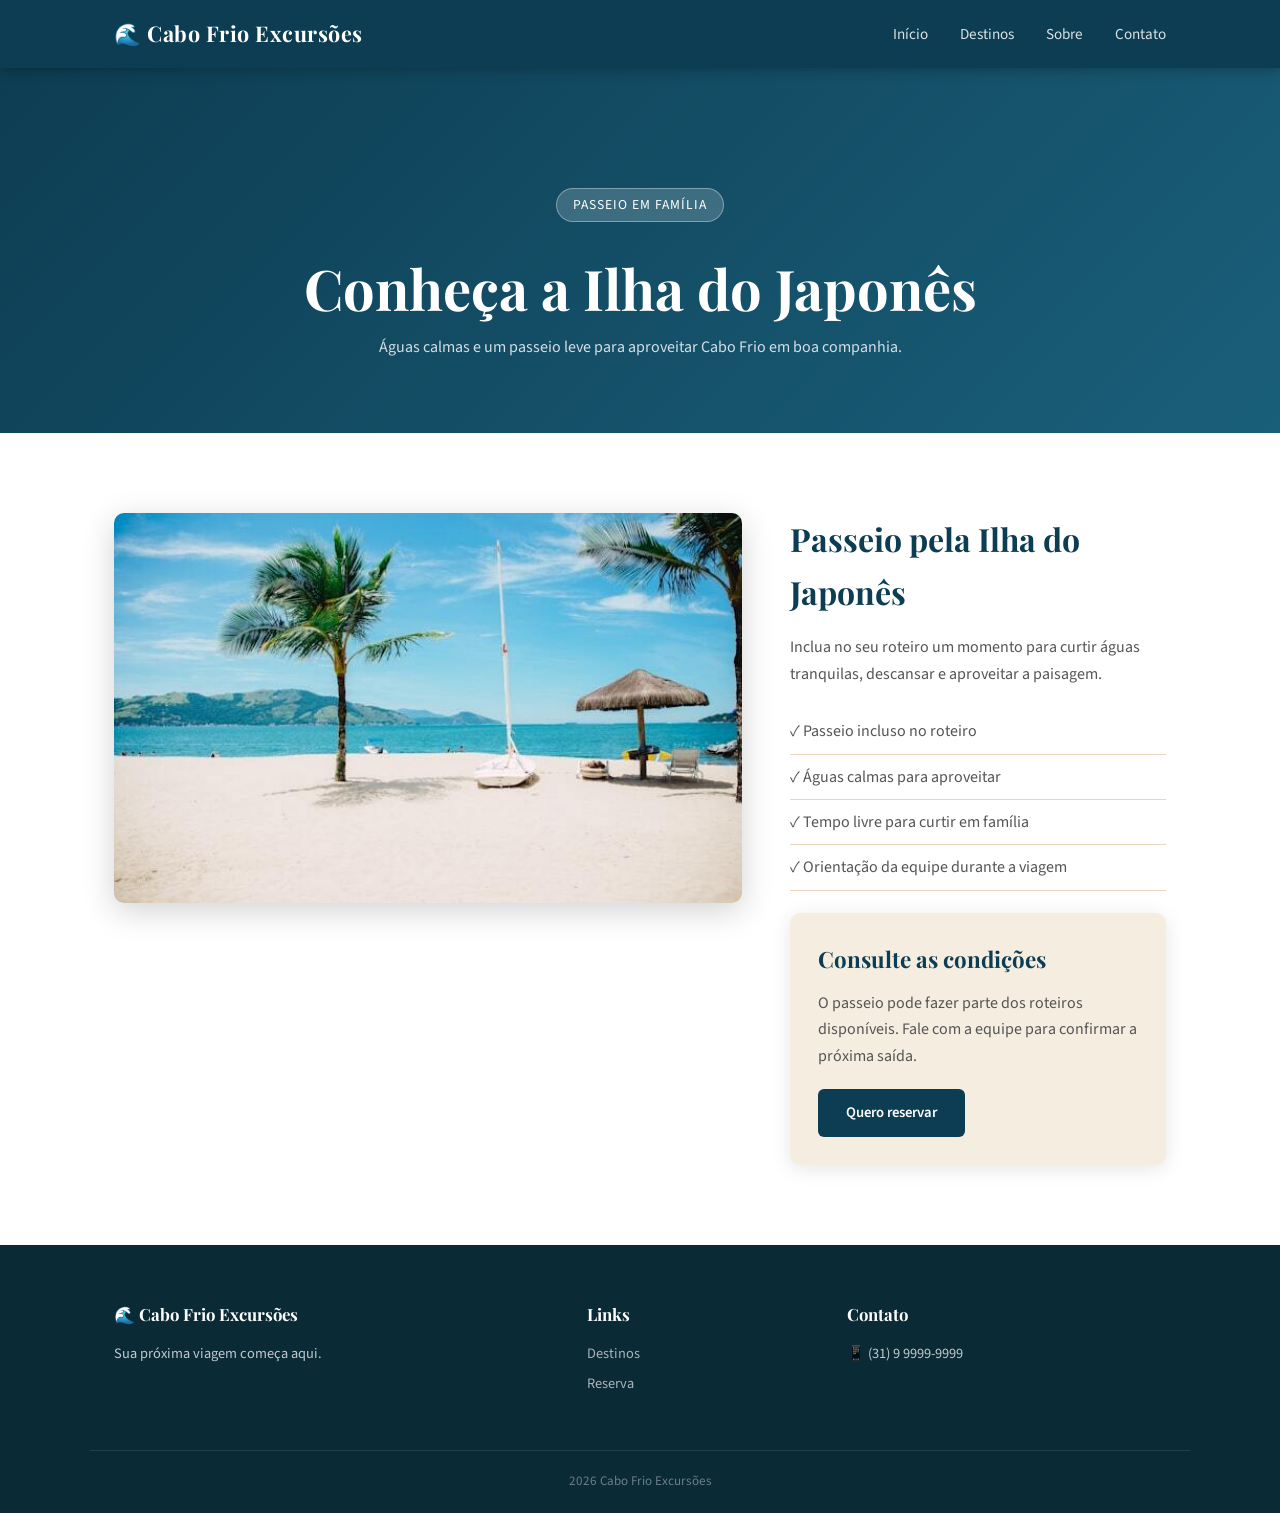
<file: destinos/ilha-do-japones.html>
<!DOCTYPE html>
<html lang="pt-BR">
<head>
  <meta charset="UTF-8" />
  <meta name="viewport" content="width=device-width, initial-scale=1.0" />
  <meta name="description" content="Detalhes do passeio para a Ilha do Japonês." />
  <title>Ilha do Japonês - Cabo Frio Excursões</title>
  <link rel="stylesheet" href="/css/style.css" />
</head>
<body>
  <div class="progress-bar" id="progressBar"></div>
  <header><nav class="navbar"><div class="logo">🌊 Cabo Frio Excursões</div><ul class="nav-links"><li><a href="/home/index.html">Início</a></li><li><a href="/destinos/index.html">Destinos</a></li><li><a href="/sobre/index.html">Sobre</a></li><li><a href="/contato/index.html">Contato</a></li></ul><button class="hamburger" id="hamburger" aria-label="Abrir menu">☰</button></nav><ul class="nav-mobile" id="nav-mobile"><li><a href="/home/index.html" onclick="fecharMenu()">Início</a></li><li><a href="/destinos/index.html" onclick="fecharMenu()">Destinos</a></li><li><a href="/reserva/index.html" onclick="fecharMenu()">Reservar</a></li></ul></header>
  <main><section class="page-hero"><div class="container"><span class="hero-tag">Passeio em família</span><h1>Conheça a Ilha do Japonês</h1><p>Águas calmas e um passeio leve para aproveitar Cabo Frio em boa companhia.</p></div></section><section class="destino-detalhe reveal-up"><div class="container destino-detalhe-grid"><div><div class="destino-galeria destino-galeria-ilha" role="img" aria-label="Praia e mar da Ilha do Japonês"></div></div><div class="detalhe-texto"><h2>Passeio pela Ilha do Japonês</h2><p>Inclua no seu roteiro um momento para curtir águas tranquilas, descansar e aproveitar a paisagem.</p><ul class="detalhe-lista"><li>✓ Passeio incluso no roteiro</li><li>✓ Águas calmas para aproveitar</li><li>✓ Tempo livre para curtir em família</li><li>✓ Orientação da equipe durante a viagem</li></ul><div class="reserva-resumo"><h3>Consulte as condições</h3><p>O passeio pode fazer parte dos roteiros disponíveis. Fale com a equipe para confirmar a próxima saída.</p><a class="btn-card" href="/reserva/index.html?pacote=fds">Quero reservar</a></div></div></div></section></main>
  <footer><div class="container footer-inner"><div class="footer-col"><h4>🌊 Cabo Frio Excursões</h4><p>Sua próxima viagem começa aqui.</p></div><div class="footer-col"><h4>Links</h4><ul><li><a href="/destinos/index.html">Destinos</a></li><li><a href="/reserva/index.html">Reserva</a></li></ul></div><div class="footer-col"><h4>Contato</h4><p>📱 (31) 9 9999-9999</p></div></div><div class="footer-bottom"><p>2026 Cabo Frio Excursões</p></div></footer>
  <script src="/script.js"></script>
</body>
</html>
</file>
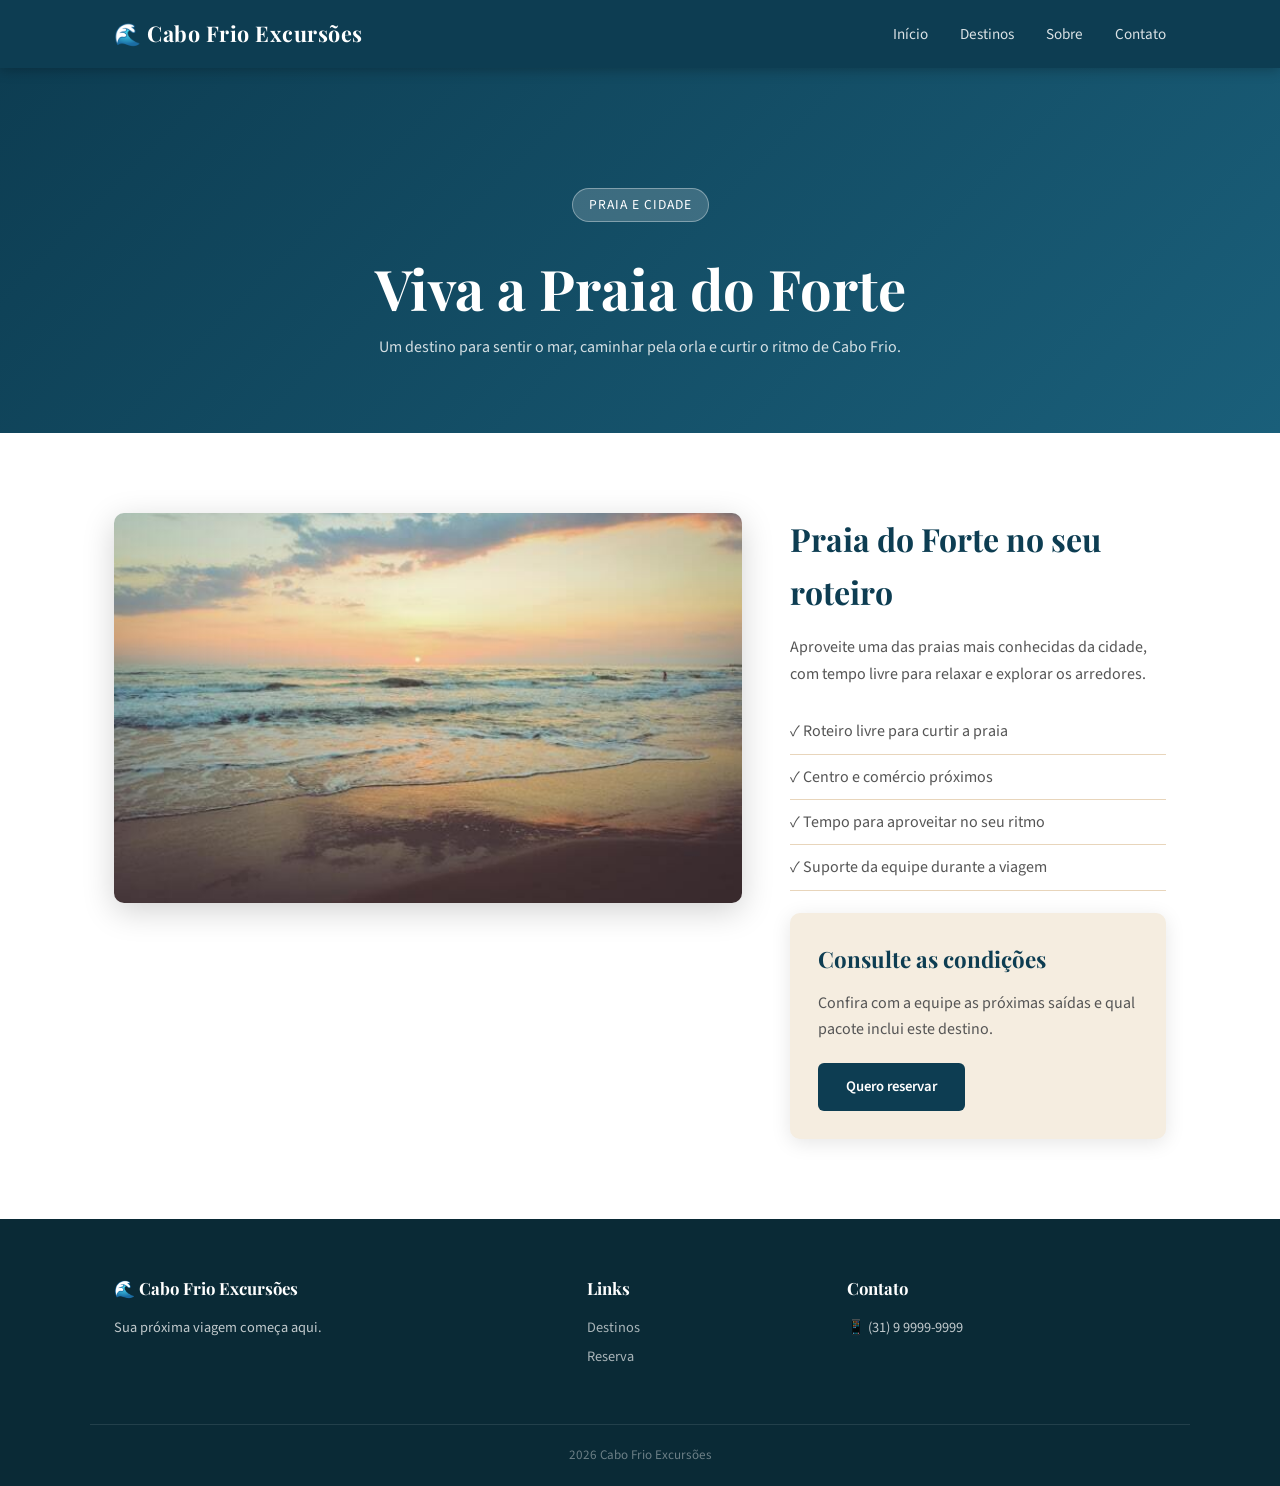
<file: destinos/praia-do-forte.html>
<!DOCTYPE html>
<html lang="pt-BR">
<head>
  <meta charset="UTF-8" />
  <meta name="viewport" content="width=device-width, initial-scale=1.0" />
  <meta name="description" content="Detalhes do roteiro para a Praia do Forte." />
  <title>Praia do Forte - Cabo Frio Excursões</title>
  <link rel="stylesheet" href="/css/style.css" />
</head>
<body>
  <div class="progress-bar" id="progressBar"></div>
  <header><nav class="navbar"><div class="logo">🌊 Cabo Frio Excursões</div><ul class="nav-links"><li><a href="/home/index.html">Início</a></li><li><a href="/destinos/index.html">Destinos</a></li><li><a href="/sobre/index.html">Sobre</a></li><li><a href="/contato/index.html">Contato</a></li></ul><button class="hamburger" id="hamburger" aria-label="Abrir menu">☰</button></nav><ul class="nav-mobile" id="nav-mobile"><li><a href="/home/index.html" onclick="fecharMenu()">Início</a></li><li><a href="/destinos/index.html" onclick="fecharMenu()">Destinos</a></li><li><a href="/reserva/index.html" onclick="fecharMenu()">Reservar</a></li></ul></header>
  <main><section class="page-hero"><div class="container"><span class="hero-tag">Praia e cidade</span><h1>Viva a Praia do Forte</h1><p>Um destino para sentir o mar, caminhar pela orla e curtir o ritmo de Cabo Frio.</p></div></section><section class="destino-detalhe reveal-up"><div class="container destino-detalhe-grid"><div><div class="destino-galeria destino-galeria-forte" role="img" aria-label="Pôr do sol na Praia do Forte"></div></div><div class="detalhe-texto"><h2>Praia do Forte no seu roteiro</h2><p>Aproveite uma das praias mais conhecidas da cidade, com tempo livre para relaxar e explorar os arredores.</p><ul class="detalhe-lista"><li>✓ Roteiro livre para curtir a praia</li><li>✓ Centro e comércio próximos</li><li>✓ Tempo para aproveitar no seu ritmo</li><li>✓ Suporte da equipe durante a viagem</li></ul><div class="reserva-resumo"><h3>Consulte as condições</h3><p>Confira com a equipe as próximas saídas e qual pacote inclui este destino.</p><a class="btn-card" href="/reserva/index.html?pacote=fds">Quero reservar</a></div></div></div></section></main>
  <footer><div class="container footer-inner"><div class="footer-col"><h4>🌊 Cabo Frio Excursões</h4><p>Sua próxima viagem começa aqui.</p></div><div class="footer-col"><h4>Links</h4><ul><li><a href="/destinos/index.html">Destinos</a></li><li><a href="/reserva/index.html">Reserva</a></li></ul></div><div class="footer-col"><h4>Contato</h4><p>📱 (31) 9 9999-9999</p></div></div><div class="footer-bottom"><p>2026 Cabo Frio Excursões</p></div></footer>
  <script src="/script.js"></script>
</body>
</html>
</file>
<file: css/style.css>
@font-face {
  font-family: 'Playfair Display';
  src: url('/fontes/playfair-display-700.ttf') format('truetype');
  font-weight: 700;
  font-style: normal;
  font-display: swap;
}

@font-face {
  font-family: 'Playfair Display';
  src: url('/fontes/playfair-display-900.ttf') format('truetype');
  font-weight: 900;
  font-style: normal;
  font-display: swap;
}

@font-face {
  font-family: 'Source Sans 3';
  src: url('/fontes/source-sans-3-300.ttf') format('truetype');
  font-weight: 300;
  font-style: normal;
  font-display: swap;
}

@font-face {
  font-family: 'Source Sans 3';
  src: url('/fontes/source-sans-3-400.ttf') format('truetype');
  font-weight: 400;
  font-style: normal;
  font-display: swap;
}

@font-face {
  font-family: 'Source Sans 3';
  src: url('/fontes/source-sans-3-600.ttf') format('truetype');
  font-weight: 600;
  font-style: normal;
  font-display: swap;
}

@font-face {
  font-family: 'Source Sans 3';
  src: url('/fontes/source-sans-3-700.ttf') format('truetype');
  font-weight: 700;
  font-style: normal;
  font-display: swap;
}

:root {
  --azul: #1a5f7a;
  --azul-claro: #2980b9;
  --azul-escuro: #0d3d52;
  --areia: #f5ede0;
  --areia-escura: #e8d5bb;
  --branco: #ffffff;
  --cinza: #555;
  --cinza-claro: #f0f4f8;
  --texto: #2c2c2c;
  --verde: #27ae60;
  --radius: 10px;
  --sombra: 0 4px 20px rgba(0,0,0,0.10);
  --sombra-hover: 0 8px 32px rgba(0,0,0,0.18);
  --transition: 0.3s ease;
}

*, *::before, *::after { box-sizing: border-box; margin: 0; padding: 0; }

html { scroll-behavior: smooth; }

body {
  font-family: 'Source Sans 3', sans-serif;
  color: var(--texto);
  background: var(--branco);
  line-height: 1.65;
  overflow-x: hidden;
}

a { text-decoration: none; color: inherit; }
ul { list-style: none; }
img { display: block; max-width: 100%; }

.container {
  max-width: 1100px;
  margin: 0 auto;
  padding: 0 24px;
}

/* ===== NAVBAR ===== */
header {
  position: sticky;
  top: 0;
  z-index: 100;
  background: var(--azul-escuro);
  box-shadow: 0 2px 12px rgba(0,0,0,0.25);
}

.navbar {
  display: flex;
  align-items: center;
  justify-content: space-between;
  max-width: 1100px;
  margin: 0 auto;
  padding: 16px 24px;
}

.logo {
  font-family: 'Playfair Display', serif;
  font-size: 1.35rem;
  font-weight: 700;
  color: var(--branco);
  letter-spacing: 0.5px;
}

.nav-links {
  display: flex;
  gap: 32px;
  align-items: center;
}

.nav-links a {
  color: rgba(255,255,255,0.85);
  font-size: 0.95rem;
  font-weight: 400;
  transition: color var(--transition);
}

.nav-links a:hover { color: var(--branco); }

.btn-nav {
  background: var(--azul-claro);
  color: var(--branco) !important;
  padding: 8px 20px;
  border-radius: 6px;
  font-weight: 600 !important;
  transition: background var(--transition) !important;
}

.btn-nav:hover { background: #1c6ea4 !important; }

.hamburger {
  display: none;
  background: none;
  border: none;
  color: white;
  font-size: 1.6rem;
  cursor: pointer;
}

.nav-mobile {
  display: none;
  flex-direction: column;
  background: var(--azul-escuro);
  padding: 12px 24px 20px;
  gap: 12px;
}

.nav-mobile a {
  color: rgba(255,255,255,0.85);
  font-size: 1.05rem;
  padding: 6px 0;
  border-bottom: 1px solid rgba(255,255,255,0.08);
}

.nav-mobile.open { display: flex; }

/* ===== HERO ===== */
.hero {
  position: relative;
  min-height: 92vh;
  display: flex;
  align-items: center;
  background:
    linear-gradient(to bottom right, rgba(13,61,82,0.82), rgba(26,95,122,0.65)),
    url('/imagens/hero_s-card1.jpg') center/cover no-repeat;
}

.hero-overlay {
  position: absolute;
  inset: 0;
  background: linear-gradient(180deg, rgba(13,61,82,0.6) 0%, transparent 60%);
  pointer-events: none;
}

.hero-content {
  position: relative;
  z-index: 1;
  max-width: 640px;
  margin-left: 8vw;
  padding: 40px 0;
  animation: fadeUp 0.9s ease both;
}

@keyframes fadeUp {
  from { opacity: 0; transform: translateY(30px); }
  to   { opacity: 1; transform: translateY(0); }
}

.hero-tag {
  display: inline-block;
  background: rgba(255,255,255,0.18);
  color: #fff;
  border: 1px solid rgba(255,255,255,0.35);
  padding: 5px 16px;
  border-radius: 20px;
  font-size: 0.85rem;
  letter-spacing: 1px;
  text-transform: uppercase;
  margin-bottom: 20px;
}

.hero-content h1 {
  font-family: 'Playfair Display', serif;
  font-size: clamp(2.2rem, 5vw, 3.4rem);
  font-weight: 900;
  color: var(--branco);
  line-height: 1.15;
  margin-bottom: 18px;
}

.hero-content h1 em {
  font-style: italic;
  color: #7ecfe8;
}

.hero-content p {
  color: rgba(255,255,255,0.88);
  font-size: 1.1rem;
  margin-bottom: 32px;
  max-width: 480px;
}

.btn-primary {
  display: inline-block;
  background: var(--azul-claro);
  color: var(--branco);
  padding: 15px 34px;
  border-radius: 8px;
  font-size: 1rem;
  font-weight: 600;
  letter-spacing: 0.3px;
  transition: background var(--transition), transform var(--transition), box-shadow var(--transition);
  box-shadow: 0 4px 16px rgba(41,128,185,0.45);
}

.btn-primary:hover {
  background: #1c6ea4;
  transform: translateY(-2px);
  box-shadow: 0 8px 24px rgba(41,128,185,0.5);
}

.hero-scroll {
  position: absolute;
  bottom: 28px;
  left: 50%;
  transform: translateX(-50%);
  color: rgba(255,255,255,0.55);
  font-size: 1.4rem;
  animation: bounce 2s infinite;
}

@keyframes bounce {
  0%, 100% { transform: translateX(-50%) translateY(0); }
  50%       { transform: translateX(-50%) translateY(8px); }
}

.destaques {
  display: grid;
  grid-template-columns: repeat(2, 1fr);
  background: var(--azul-escuro);
  padding: 0;
  gap: 0;
}

.destaque-item {
  text-align: left;
  color: rgba(255,255,255,0.9);
  padding: 32px 40px;
  display: flex;
  align-items: flex-start;
  gap: 18px;
  border-right: 1px solid rgba(255,255,255,0.07);
  border-bottom: 1px solid rgba(255,255,255,0.07);
}

.destaque-item:nth-child(2),
.destaque-item:nth-child(4) {
  border-right: none;
}

.destaque-item:nth-child(3),
.destaque-item:nth-child(4) {
  border-bottom: none;
}

.destaque-icon {
  font-size: 2rem;
  flex-shrink: 0;
  margin-top: 2px;
}

.destaque-item strong {
  display: block;
  font-size: 0.95rem;
  font-weight: 600;
  margin-bottom: 4px;
  color: white;
}

.destaque-item p {
  font-size: 0.82rem;
  color: rgba(255,255,255,0.68);
  line-height: 1.4;
}

/* ===== SEÇÕES GERAIS ===== */
.section-title {
  font-family: 'Playfair Display', serif;
  font-size: clamp(1.7rem, 3.5vw, 2.4rem);
  font-weight: 700;
  text-align: center;
  color: var(--azul-escuro);
  margin-bottom: 10px;
}

.section-title.light { color: white; }

.section-sub {
  text-align: center;
  color: var(--cinza);
  margin-bottom: 50px;
  font-size: 1.05rem;
}

.section-sub.light { color: rgba(255,255,255,0.75); }

/* ===== EXCURSÕES ===== */
.excursoes {
  padding: 80px 0;
  background: var(--cinza-claro);
}

.cards-grid {
  display: flex;
  flex-direction: column;
  gap: 24px;
}

.card {
  background: var(--branco);
  border-radius: var(--radius);
  overflow: hidden;
  box-shadow: var(--sombra);
  transition: transform var(--transition), box-shadow var(--transition);
  position: relative;
  display: grid;
  grid-template-columns: 280px 1fr;
}

.card:hover {
  transform: translateY(-4px);
  box-shadow: var(--sombra-hover);
}

.card-badge {
  position: absolute;
  top: 14px;
  left: 14px;
  background: var(--azul-claro);
  color: white;
  font-size: 0.75rem;
  font-weight: 700;
  text-transform: uppercase;
  letter-spacing: 0.5px;
  padding: 4px 12px;
  border-radius: 4px;
  z-index: 1;
}

.card-img {
  min-height: 220px;
  background-size: cover;
  background-position: center;
}

.card-img-1 {
  background-image: linear-gradient(rgba(0,0,0,0.15), rgba(0,0,0,0.05)),
    url('/imagens/hero_s-card1.jpg');
}

.card-img-2 {
  background-image: linear-gradient(rgba(0,0,0,0.15), rgba(0,0,0,0.05)),
    url('/imagens/card2.jpg');
}

.card-img-3 {
  background-image: linear-gradient(rgba(0,0,0,0.15), rgba(0,0,0,0.05)),
    url('/imagens/card3.jpg');
}


.card-body {
  padding: 28px 32px;
  display: flex;
  flex-direction: column;
  justify-content: space-between;
}

.card-body-top h3 {
  font-family: 'Playfair Display', serif;
  font-size: 1.35rem;
  color: var(--azul-escuro);
  margin-bottom: 10px;
}

.card-body-top p {
  font-size: 0.92rem;
  color: var(--cinza);
  margin-bottom: 14px;
}

.card-incluso {
  display: flex;
  flex-wrap: wrap;
  gap: 6px 20px;
  margin-bottom: 0;
}

.card-incluso li {
  font-size: 0.85rem;
  color: var(--verde);
  font-weight: 600;
}

.card-rodape {
  display: flex;
  align-items: center;
  justify-content: space-between;
  margin-top: 20px;
  padding-top: 18px;
  border-top: 1px solid #eef2f6;
}

.card-preco {
  display: flex;
  flex-direction: column;
  gap: 2px;
}

.de {
  font-size: 0.8rem;
  color: #aaa;
  text-decoration: line-through;
}

.por {
  font-size: 1.6rem;
  font-weight: 700;
  color: var(--azul-escuro);
}

.por small {
  font-size: 0.8rem;
  font-weight: 400;
  color: var(--cinza);
}

.btn-card {
  display: inline-block;
  text-align: center;
  background: var(--azul-escuro);
  color: white;
  padding: 12px 28px;
  border-radius: 6px;
  font-weight: 600;
  font-size: 0.92rem;
  transition: background var(--transition);
  white-space: nowrap;
}

.btn-card:hover { background: var(--azul-claro); }

/* ===== SOBRE ===== */
.sobre {
  padding: 80px 0;
  background: var(--branco);
}

.sobre-inner {
  display: grid;
  grid-template-columns: 1fr 1fr;
  gap: 60px;
  align-items: center;
}

.sobre-texto h2 {
  font-family: 'Playfair Display', serif;
  font-size: 2rem;
  color: var(--azul-escuro);
  margin-bottom: 20px;
  line-height: 1.2;
}

.sobre-texto p {
  color: var(--cinza);
  margin-bottom: 18px;
  font-size: 0.98rem;
}

.numeros {
  display: flex;
  gap: 32px;
  margin-top: 30px;
  padding-top: 28px;
  border-top: 2px solid var(--areia-escura);
}

.numero-item {
  display: flex;
  flex-direction: column;
}

.numero-item strong {
  font-family: 'Playfair Display', serif;
  font-size: 2rem;
  color: var(--azul-claro);
  line-height: 1;
}

.numero-item span {
  font-size: 0.8rem;
  color: var(--cinza);
  margin-top: 4px;
}

.sobre-img {
  height: 400px;
  border-radius: var(--radius);
  background:
    url('/imagens/sobre.jpg') center/cover no-repeat;
  box-shadow: var(--sombra-hover);
}

.confianca {
  padding: 80px 0;
  background: var(--areia);
}

.confianca-inner {
  display: grid;
  grid-template-columns: 1fr 1fr;
  gap: 60px;
  align-items: start;
}

.confianca-tag {
  display: inline-block;
  background: var(--azul-escuro);
  color: white;
  font-size: 0.78rem;
  font-weight: 600;
  text-transform: uppercase;
  letter-spacing: 1px;
  padding: 5px 14px;
  border-radius: 4px;
  margin-bottom: 18px;
}

.confianca-texto h2 {
  font-family: 'Playfair Display', serif;
  font-size: 1.9rem;
  color: var(--azul-escuro);
  margin-bottom: 18px;
  line-height: 1.25;
}

.confianca-texto p {
  color: var(--cinza);
  font-size: 0.97rem;
  margin-bottom: 14px;
}

.confianca-pilares {
  display: grid;
  grid-template-columns: 1fr 1fr;
  gap: 20px;
}

.pilar {
  background: white;
  border-radius: var(--radius);
  padding: 22px 20px;
  box-shadow: var(--sombra);
}

.pilar-icon {
  font-size: 1.6rem;
  display: block;
  margin-bottom: 10px;
}

.pilar strong {
  display: block;
  font-size: 0.92rem;
  color: var(--azul-escuro);
  margin-bottom: 6px;
  font-weight: 700;
}

.pilar p {
  font-size: 0.83rem;
  color: var(--cinza);
  line-height: 1.45;
}

/* ===== RESERVA ===== */
.reserva {
  padding: 80px 0;
  background: linear-gradient(135deg, var(--azul-escuro) 0%, var(--azul) 100%);
}

.form-wrapper {
  max-width: 780px;
  margin: 0 auto;
  background: white;
  border-radius: 14px;
  padding: 40px 44px;
  box-shadow: 0 20px 60px rgba(0,0,0,0.25);
}

.form-row {
  display: grid;
  grid-template-columns: 1fr 1fr;
  gap: 20px;
  margin-bottom: 20px;
}

.form-group {
  display: flex;
  flex-direction: column;
  gap: 6px;
}

.form-group.full {
  margin-bottom: 20px;
}

.form-group label {
  font-size: 0.88rem;
  font-weight: 600;
  color: var(--azul-escuro);
}

.form-group input,
.form-group select,
.form-group textarea {
  border: 1.5px solid #d0dce6;
  border-radius: 7px;
  padding: 11px 14px;
  font-family: 'Source Sans 3', sans-serif;
  font-size: 0.95rem;
  color: var(--texto);
  transition: border-color var(--transition);
  background: #fafcfe;
  outline: none;
}

.form-group input:focus,
.form-group select:focus,
.form-group textarea:focus {
  border-color: var(--azul-claro);
  background: white;
}

.form-group textarea { resize: vertical; }

.btn-submit {
  display: block;
  width: 100%;
  background: var(--azul-claro);
  color: white;
  border: none;
  padding: 16px;
  border-radius: 8px;
  font-family: 'Source Sans 3', sans-serif;
  font-size: 1rem;
  font-weight: 700;
  cursor: pointer;
  transition: background var(--transition), transform var(--transition);
  margin-top: 8px;
  letter-spacing: 0.3px;
}

.btn-submit:hover {
  background: #1c6ea4;
  transform: translateY(-1px);
}

.btn-submit:active { transform: translateY(0); }

.mensagem-sucesso {
  max-width: 780px;
  margin: 0 auto 24px;
  background: #d4edda;
  color: #155724;
  border: 1px solid #c3e6cb;
  border-radius: 8px;
  padding: 16px 20px;
  font-weight: 600;
  text-align: center;
}

.mensagem-erro {
  max-width: 780px;
  margin: 0 auto 24px;
  background: #f8d7da;
  color: #721c24;
  border: 1px solid #f5c6cb;
  border-radius: 8px;
  padding: 16px 20px;
  font-weight: 600;
  text-align: center;
}

/* ===== RODAPÉ ===== */
footer {
  background: #0a2a36;
  color: rgba(255,255,255,0.75);
  padding: 56px 0 0;
}

.footer-inner {
  display: grid;
  grid-template-columns: 2fr 1fr 1.5fr;
  gap: 48px;
  padding-bottom: 48px;
  border-bottom: 1px solid rgba(255,255,255,0.1);
}

.footer-col h4 {
  color: white;
  font-family: 'Playfair Display', serif;
  font-size: 1.05rem;
  margin-bottom: 14px;
}

.footer-col p,
.footer-col ul li {
  font-size: 0.9rem;
  margin-bottom: 8px;
  line-height: 1.5;
}

.footer-col ul li a {
  color: rgba(255,255,255,0.65);
  transition: color var(--transition);
}

.footer-col ul li a:hover { color: white; }

.footer-bottom {
  text-align: center;
  padding: 20px 24px;
  font-size: 0.82rem;
  color: rgba(255,255,255,0.4);
}

@media (max-width: 900px) {
  .destaques { grid-template-columns: 1fr 1fr; }
  .card { grid-template-columns: 1fr; }
  .card-img { min-height: 200px; }
  .card-rodape { flex-direction: column; align-items: flex-start; gap: 16px; }
  .sobre-inner { grid-template-columns: 1fr; gap: 36px; }
  .sobre-img { height: 280px; }
  .confianca-inner { grid-template-columns: 1fr; gap: 36px; }
  .footer-inner { grid-template-columns: 1fr; gap: 28px; }
  .form-wrapper { padding: 28px 20px; }
}

@media (max-width: 700px) {
  .nav-links { display: none; }
  .hamburger { display: block; }
  .hero-content { margin-left: 5vw; margin-right: 5vw; }
  .destaques { grid-template-columns: 1fr; }
  .destaque-item { border-right: none; }
  .confianca-pilares { grid-template-columns: 1fr; }
  .form-row { grid-template-columns: 1fr; }
  .numeros { gap: 20px; flex-wrap: wrap; }
}

@media (max-width: 420px) {
  .destaques { grid-template-columns: 1fr; }
}

.contato-hero {
  padding: 80px 0 60px;
  background: var(--cinza-claro);
}

.contato-grid {
  display: grid;
  grid-template-columns: repeat(3, 1fr);
  gap: 24px;
  margin-top: 40px;
}

.contato-card {
  background: white;
  border-radius: var(--radius);
  padding: 32px 24px;
  box-shadow: var(--sombra);
  text-align: center;
  transition: transform var(--transition), box-shadow var(--transition);
}

.contato-card:hover {
  transform: translateY(-5px);
  box-shadow: var(--sombra-hover);
}

.contato-icon {
  font-size: 2.4rem;
  display: block;
  margin-bottom: 14px;
}

.contato-card h3 {
  font-family: 'Playfair Display', serif;
  font-size: 1.2rem;
  color: var(--azul-escuro);
  margin-bottom: 10px;
}

.contato-card p {
  font-size: 0.9rem;
  color: var(--cinza);
  margin-bottom: 20px;
  line-height: 1.5;
}

.btn-contato {
  display: inline-block;
  background: var(--azul-escuro);
  color: white;
  padding: 10px 24px;
  border-radius: 6px;
  font-size: 0.9rem;
  font-weight: 600;
  transition: background var(--transition);
}

.btn-contato:hover { background: var(--azul-claro); }

.contato-info {
  padding: 80px 0;
  background: white;
}

.contato-info-inner {
  display: grid;
  grid-template-columns: 1fr 1fr;
  gap: 60px;
  align-items: center;
}

.contato-info-texto h2 {
  font-family: 'Playfair Display', serif;
  font-size: 1.8rem;
  color: var(--azul-escuro);
  margin-bottom: 14px;
}

.contato-info-texto p {
  color: var(--cinza);
  font-size: 0.97rem;
  margin-bottom: 18px;
}

.horarios {
  list-style: none;
  margin-bottom: 20px;
}

.horarios li {
  font-size: 0.95rem;
  color: var(--cinza);
  padding: 8px 0;
  border-bottom: 1px solid var(--areia-escura);
}

.horarios li:last-child { border-bottom: none; }

.link-inline {
  color: var(--azul-claro);
  font-weight: 600;
  text-decoration: underline;
}

.contato-cta {
  background: linear-gradient(135deg, var(--azul-escuro), var(--azul));
  border-radius: 14px;
  padding: 40px 36px;
  text-align: center;
  color: white;
}

.contato-cta h3 {
  font-family: 'Playfair Display', serif;
  font-size: 1.6rem;
  margin-bottom: 12px;
}

.contato-cta p {
  color: rgba(255,255,255,0.8);
  margin-bottom: 24px;
  font-size: 0.97rem;
}

.promo-hero {
  position: relative;
  min-height: 50vh;
  display: flex;
  align-items: center;
  background:
    linear-gradient(to bottom right, rgba(13,61,82,0.88), rgba(26,95,122,0.72)),
    url('/imagens/hero_s-card1.jpg') center/cover no-repeat;
}

.promo-hero-overlay {
  position: absolute;
  inset: 0;
  background: linear-gradient(180deg, rgba(13,61,82,0.5) 0%, transparent 70%);
  pointer-events: none;
}

.promo-hero-content {
  position: relative;
  z-index: 1;
  max-width: 680px;
  margin: 0 auto;
  text-align: center;
  padding: 60px 24px;
  animation: fadeUp 0.9s ease both;
}

.promo-hero-content h1 {
  font-family: 'Playfair Display', serif;
  font-size: clamp(2rem, 4.5vw, 3rem);
  font-weight: 900;
  color: white;
  line-height: 1.2;
  margin: 16px 0;
}

.promo-hero-content h1 em {
  font-style: italic;
  color: #7ecfe8;
}

.promo-hero-content p {
  color: rgba(255,255,255,0.85);
  font-size: 1.05rem;
}

.promo-form-section {
  padding: 70px 0;
  background: var(--cinza-claro);
}

.promo-layout {
  display: grid;
  grid-template-columns: 1fr 1.4fr;
  gap: 48px;
  align-items: start;
}

.promo-beneficios h2 {
  font-family: 'Playfair Display', serif;
  font-size: 1.5rem;
  color: var(--azul-escuro);
  margin-bottom: 20px;
}

.beneficios-lista {
  list-style: none;
  margin-bottom: 32px;
}

.beneficios-lista li {
  font-size: 0.95rem;
  color: var(--cinza);
  padding: 10px 0;
  border-bottom: 1px solid var(--areia-escura);
  display: flex;
  gap: 10px;
}

.beneficios-lista li:last-child { border-bottom: none; }

.promo-pacotes h3 {
  font-family: 'Playfair Display', serif;
  font-size: 1.1rem;
  color: var(--azul-escuro);
  margin-bottom: 14px;
}

.pacote-item {
  display: flex;
  justify-content: space-between;
  align-items: center;
  padding: 12px 16px;
  border-radius: 8px;
  margin-bottom: 8px;
  background: white;
  box-shadow: var(--sombra);
}

.pacote-item.destaque {
  background: var(--azul-escuro);
  color: white;
}

.pacote-nome {
  font-size: 0.92rem;
  font-weight: 600;
}

.pacote-preco {
  font-size: 1.1rem;
  font-weight: 700;
  color: var(--azul-claro);
}

.pacote-item.destaque .pacote-preco {
  color: #7ecfe8;
}

.pacote-preco small {
  font-size: 0.75rem;
  font-weight: 400;
  color: var(--cinza);
}

.pacote-item.destaque .pacote-preco small {
  color: rgba(255,255,255,0.6);
}

.promo-form-wrapper {
  background: white;
  border-radius: 14px;
  padding: 36px 36px;
  box-shadow: 0 20px 60px rgba(0,0,0,0.12);
}

.promo-form-wrapper h2 {
  font-family: 'Playfair Display', serif;
  font-size: 1.5rem;
  color: var(--azul-escuro);
  margin-bottom: 6px;
}

.promo-form-wrapper > p {
  color: var(--cinza);
  font-size: 0.92rem;
  margin-bottom: 24px;
}

@media (max-width: 900px) {
  .contato-grid { grid-template-columns: 1fr; max-width: 420px; margin: 40px auto 0; }
  .contato-info-inner { grid-template-columns: 1fr; gap: 36px; }
  .promo-layout { grid-template-columns: 1fr; }
  .promo-form-wrapper { padding: 28px 20px; }
}

@media (max-width: 700px) {
  .promo-hero-content { padding: 48px 16px; }
}

.btn-card-info {
  display: inline-block;
  text-align: center;
  background: var(--cinza-claro);
  color: var(--azul-escuro);
  padding: 12px 28px;
  border-radius: 6px;
  font-weight: 600;
  font-size: 0.92rem;
  white-space: nowrap;
}

.btn-hero {
  display: inline-block;
  margin-top: 24px;
  padding: 13px 24px;
  border-radius: 6px;
  background: var(--azul-claro);
  color: white;
  font-weight: 700;
  transition: background var(--transition), transform var(--transition);
}

.btn-hero:hover { background: #1c6ea4; transform: translateY(-2px); }

/* ===== DESTINOS E DETALHES ===== */
.page-hero {
  padding: 120px 0 72px;
  background: linear-gradient(135deg, var(--azul-escuro), var(--azul));
  color: white;
  text-align: center;
}

.page-hero h1 {
  font-family: 'Playfair Display', serif;
  font-size: clamp(2.1rem, 5vw, 3.5rem);
  margin: 14px auto;
  line-height: 1.15;
}

.page-hero p { max-width: 620px; margin: 0 auto; color: rgba(255,255,255,.82); }

.destinos { padding: 80px 0; background: var(--cinza-claro); }
.destinos-grid { display: grid; grid-template-columns: repeat(3, 1fr); gap: 26px; }
.destino-card { background: white; border-radius: var(--radius); overflow: hidden; box-shadow: var(--sombra); display: flex; flex-direction: column; }
.destino-card-img { height: 205px; background-size: cover; background-position: center; }
.destino-card-img.cabo-frio { background-image: url('/imagens/hero_s-card1.jpg'); }
.destino-card-img.ilha-japonesa { background-image: url('/imagens/card2.jpg'); }
.destino-card-img.praia-do-forte { background-image: url('/imagens/card3.jpg'); }
.destino-card-body { padding: 24px; display: flex; flex-direction: column; flex: 1; }
.destino-card h2 { font-family: 'Playfair Display', serif; font-size: 1.35rem; color: var(--azul-escuro); margin-bottom: 10px; }
.destino-card p { color: var(--cinza); font-size: .92rem; margin-bottom: 20px; }
.destino-meta { display: flex; gap: 12px; color: var(--verde); font-size: .82rem; font-weight: 600; margin-bottom: 22px; }
.destino-card .btn-card { margin-top: auto; }

.destino-detalhe { padding: 80px 0; background: var(--branco); }
.destino-detalhe-grid { display: grid; grid-template-columns: 1.25fr .75fr; gap: 48px; align-items: start; }
.destino-galeria { height: 390px; border-radius: var(--radius); background: url('/imagens/card2.jpg') center/cover no-repeat; box-shadow: var(--sombra-hover); }
.destino-galeria-cabo { background-image: url('/imagens/hero_s-card1.jpg'); }
.destino-galeria-ilha { background-image: url('/imagens/card2.jpg'); }
.destino-galeria-forte { background-image: url('/imagens/card3.jpg'); }
.detalhe-texto h2 { font-family: 'Playfair Display', serif; font-size: 2rem; color: var(--azul-escuro); margin-bottom: 16px; }
.detalhe-texto p { color: var(--cinza); margin-bottom: 16px; }
.detalhe-lista { list-style: none; margin: 22px 0; }
.detalhe-lista li { padding: 9px 0; color: var(--cinza); border-bottom: 1px solid var(--areia-escura); }
.reserva-resumo { background: var(--areia); padding: 28px; border-radius: var(--radius); box-shadow: var(--sombra); }
.reserva-resumo h3 { color: var(--azul-escuro); font-family: 'Playfair Display', serif; font-size: 1.4rem; margin-bottom: 12px; }
.reserva-resumo p { color: var(--cinza); margin-bottom: 20px; }

.reserva-page { padding: 80px 0; background: var(--cinza-claro); }
.reserva-page .form-wrapper { max-width: 760px; }

@media (max-width: 900px) {
  .destinos-grid { grid-template-columns: 1fr; max-width: 520px; margin: 0 auto; }
  .destino-detalhe-grid { grid-template-columns: 1fr; }
  .destino-galeria { height: 280px; }
}
</file>
